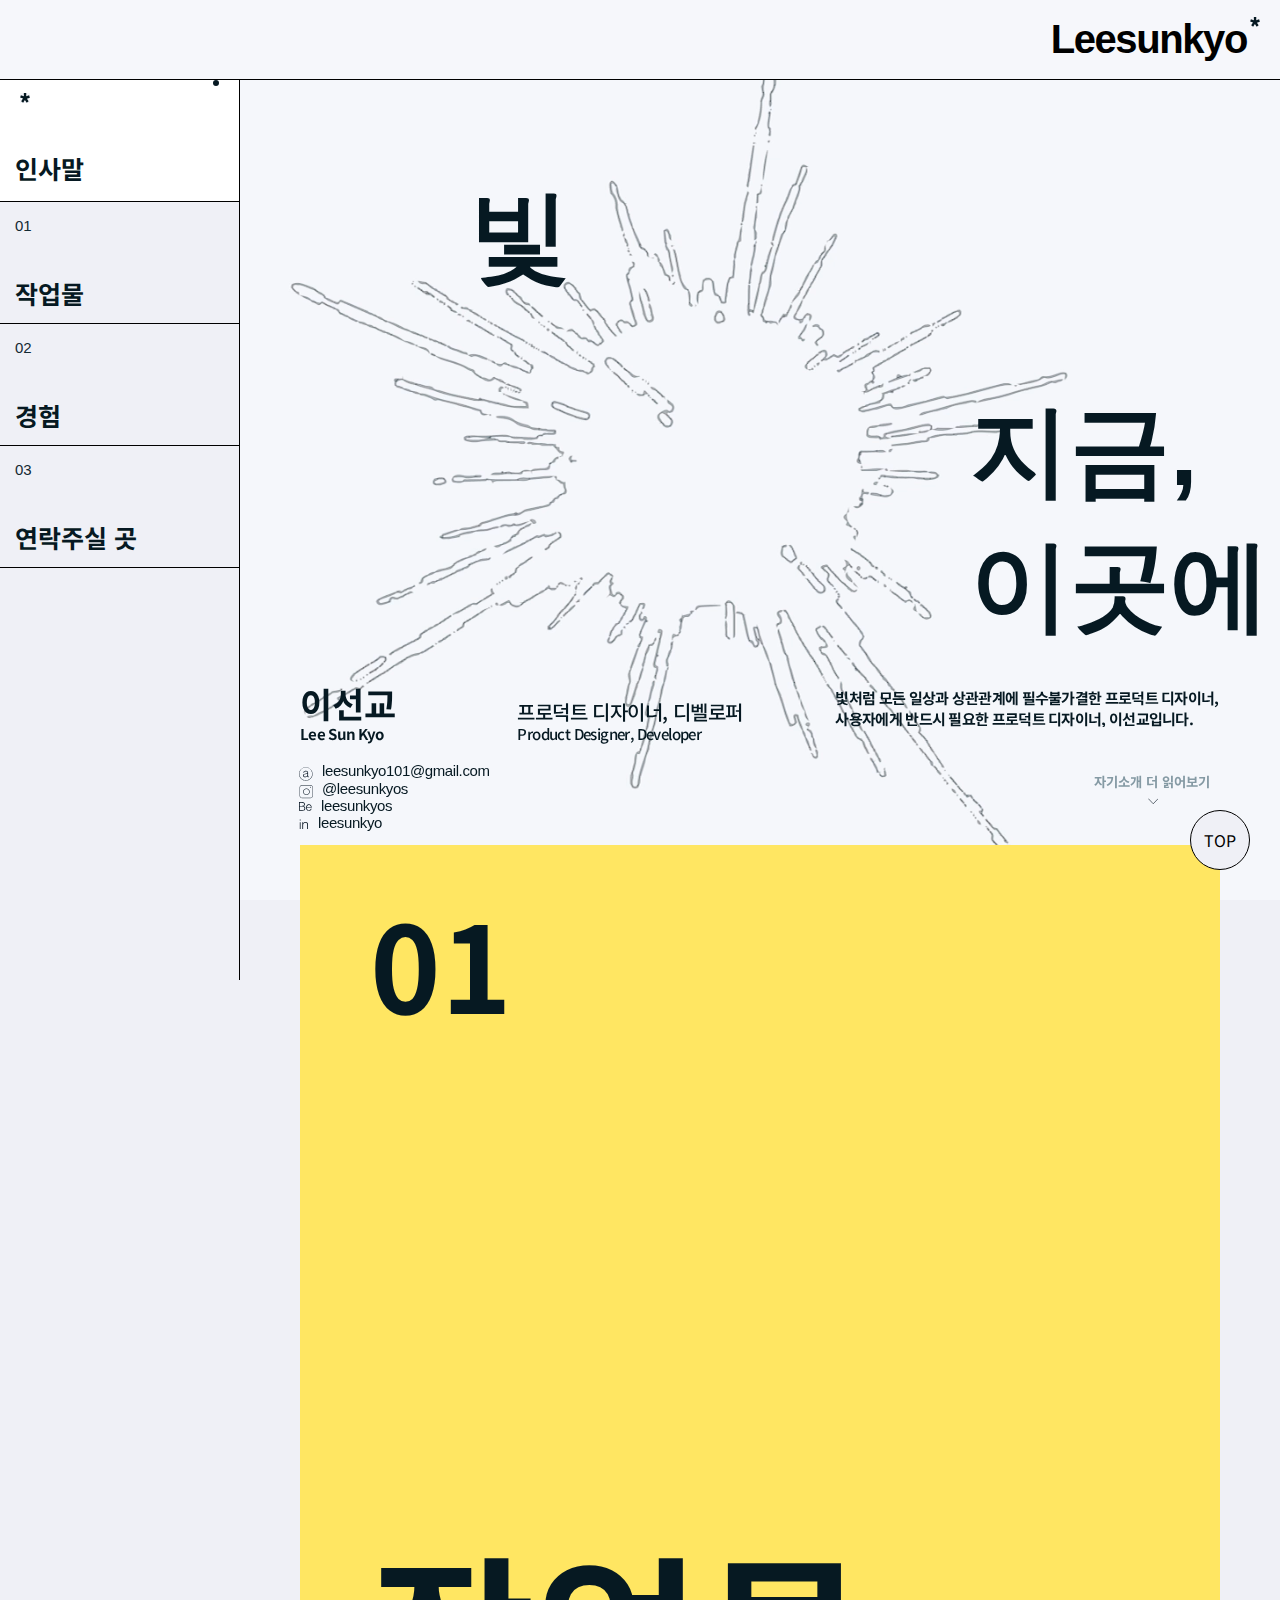
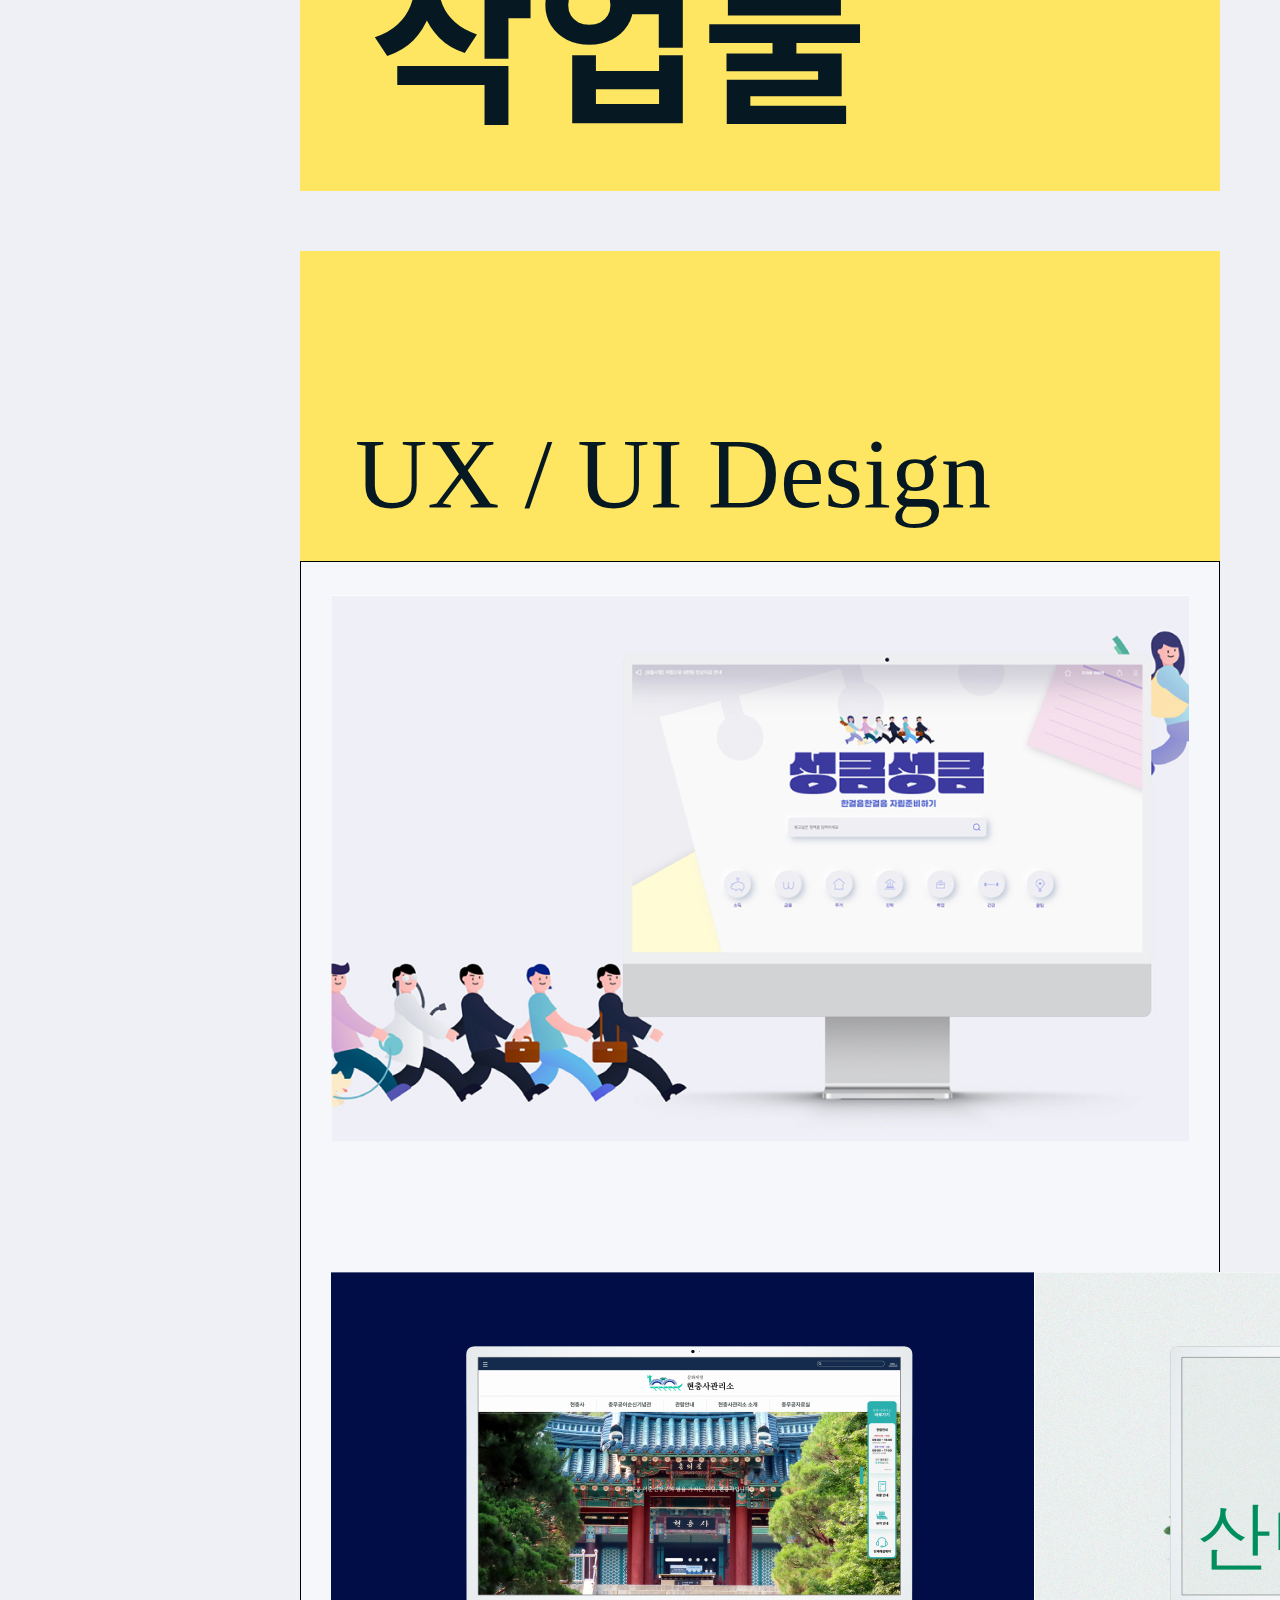
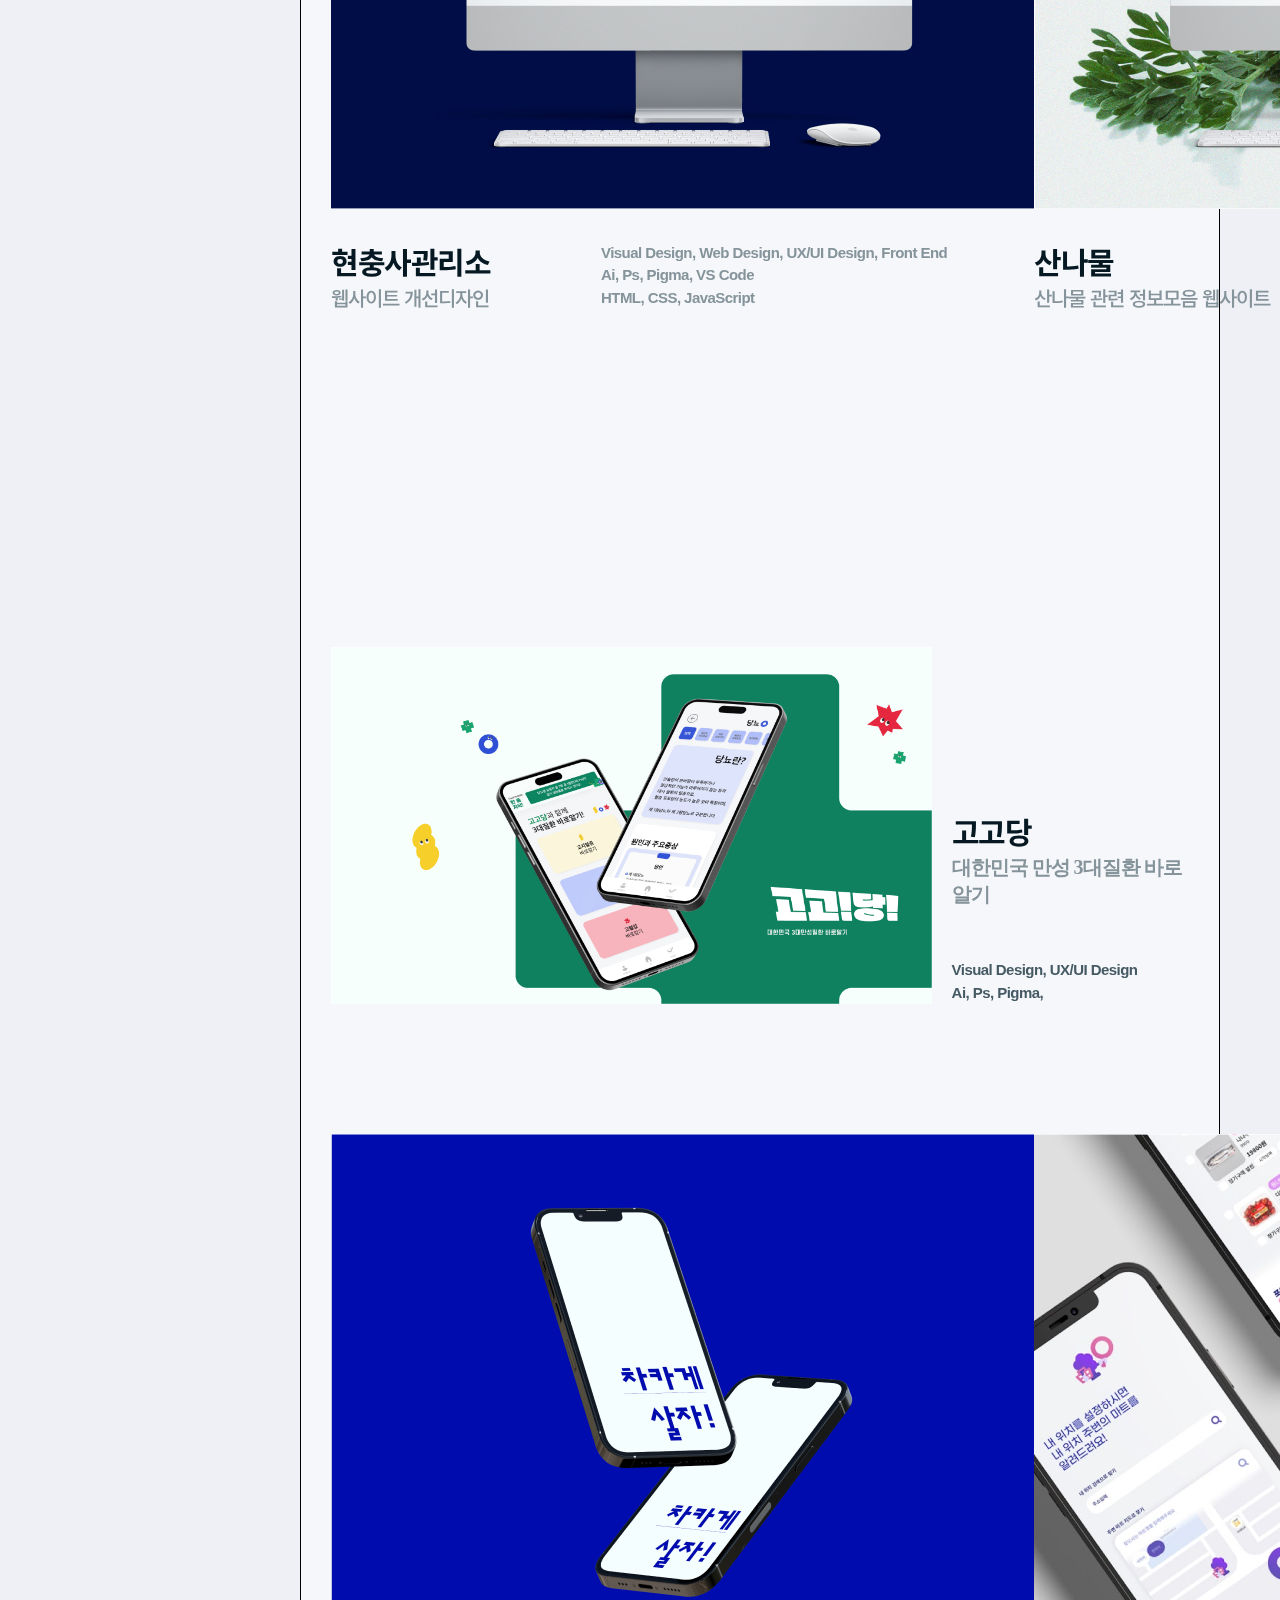
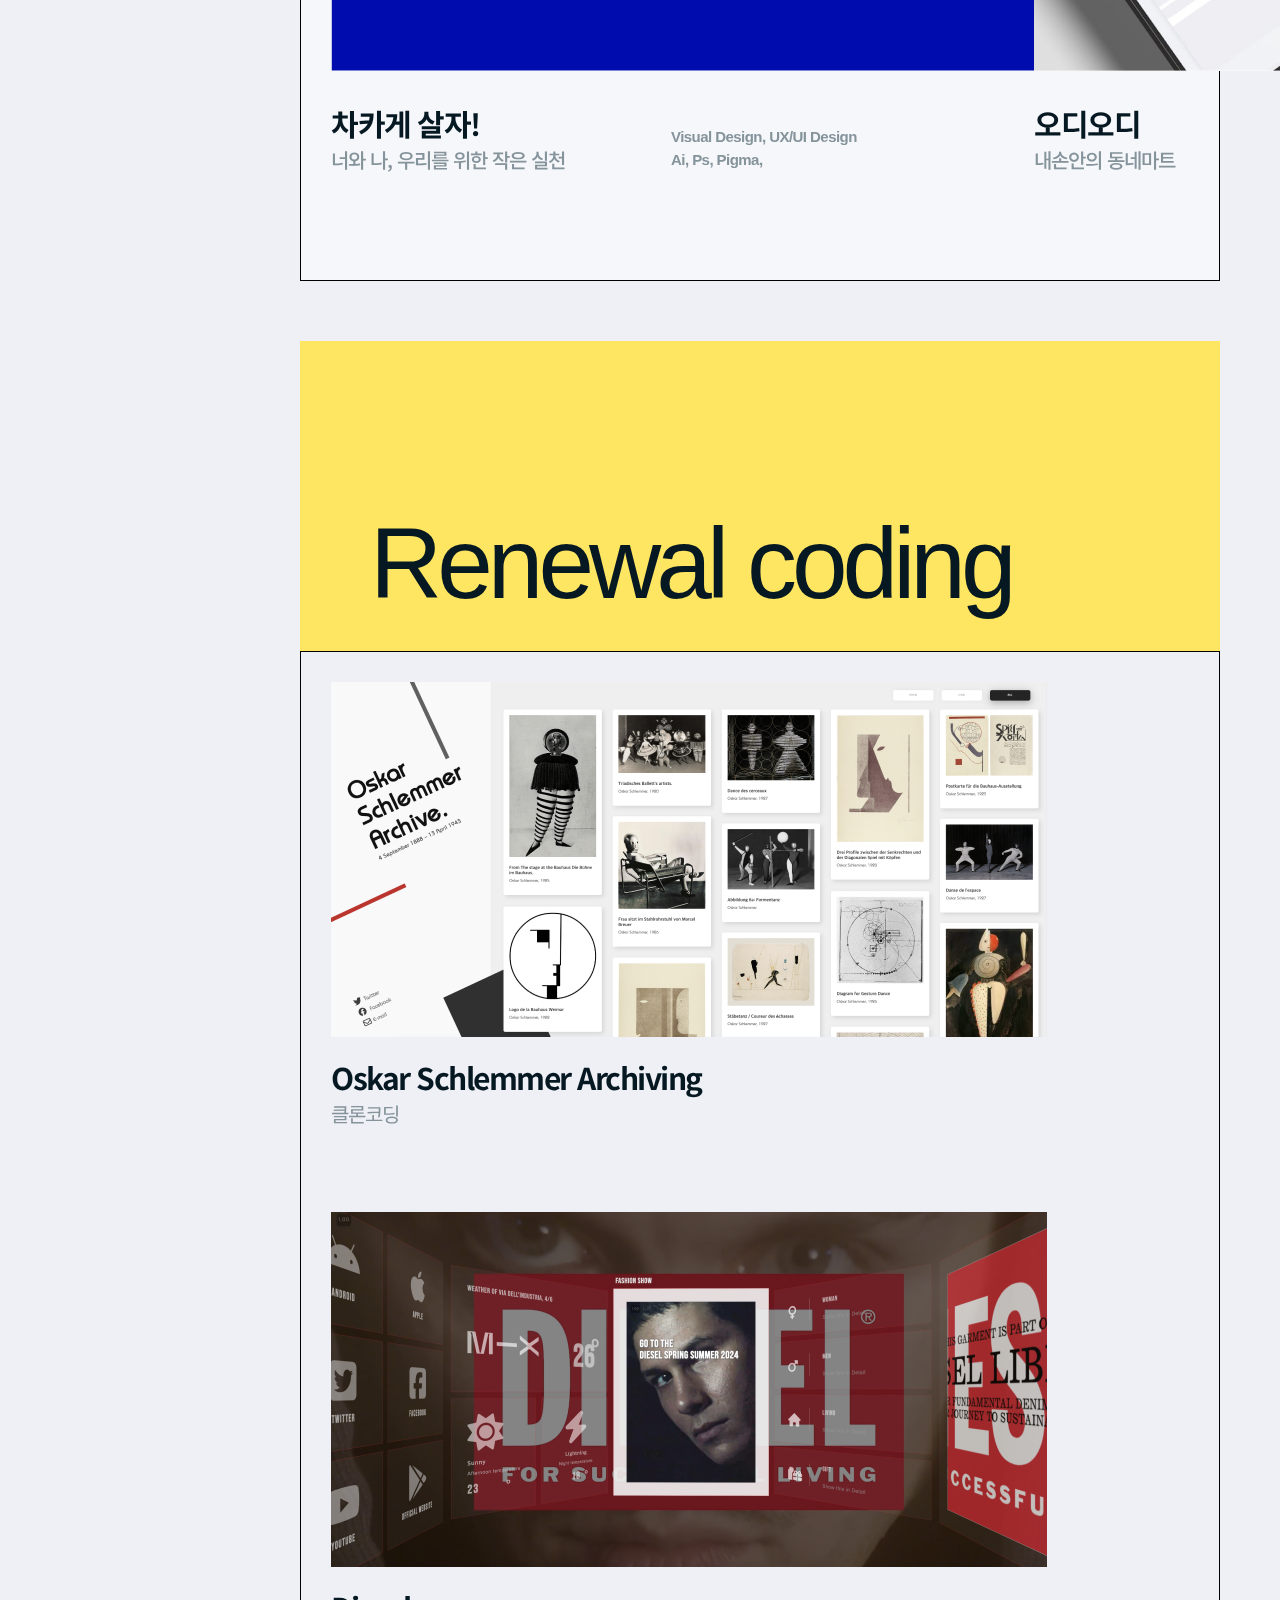
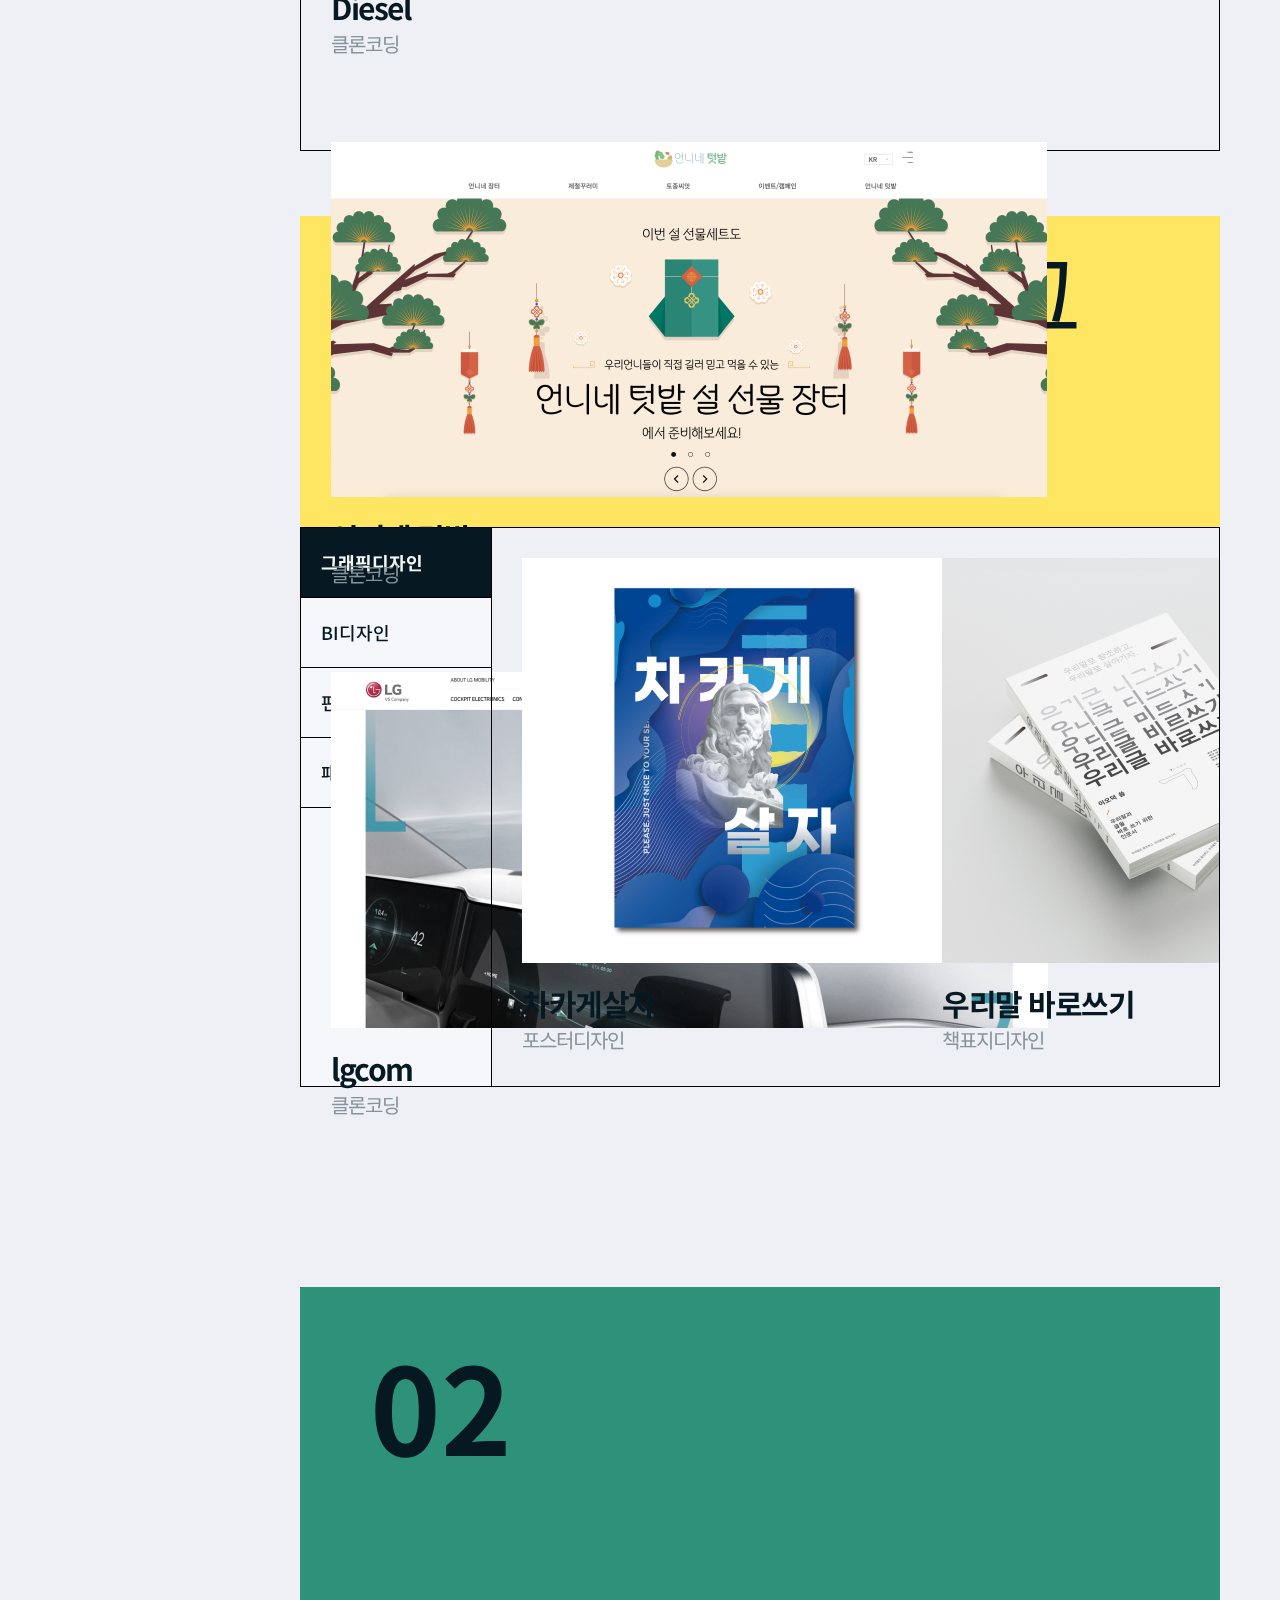
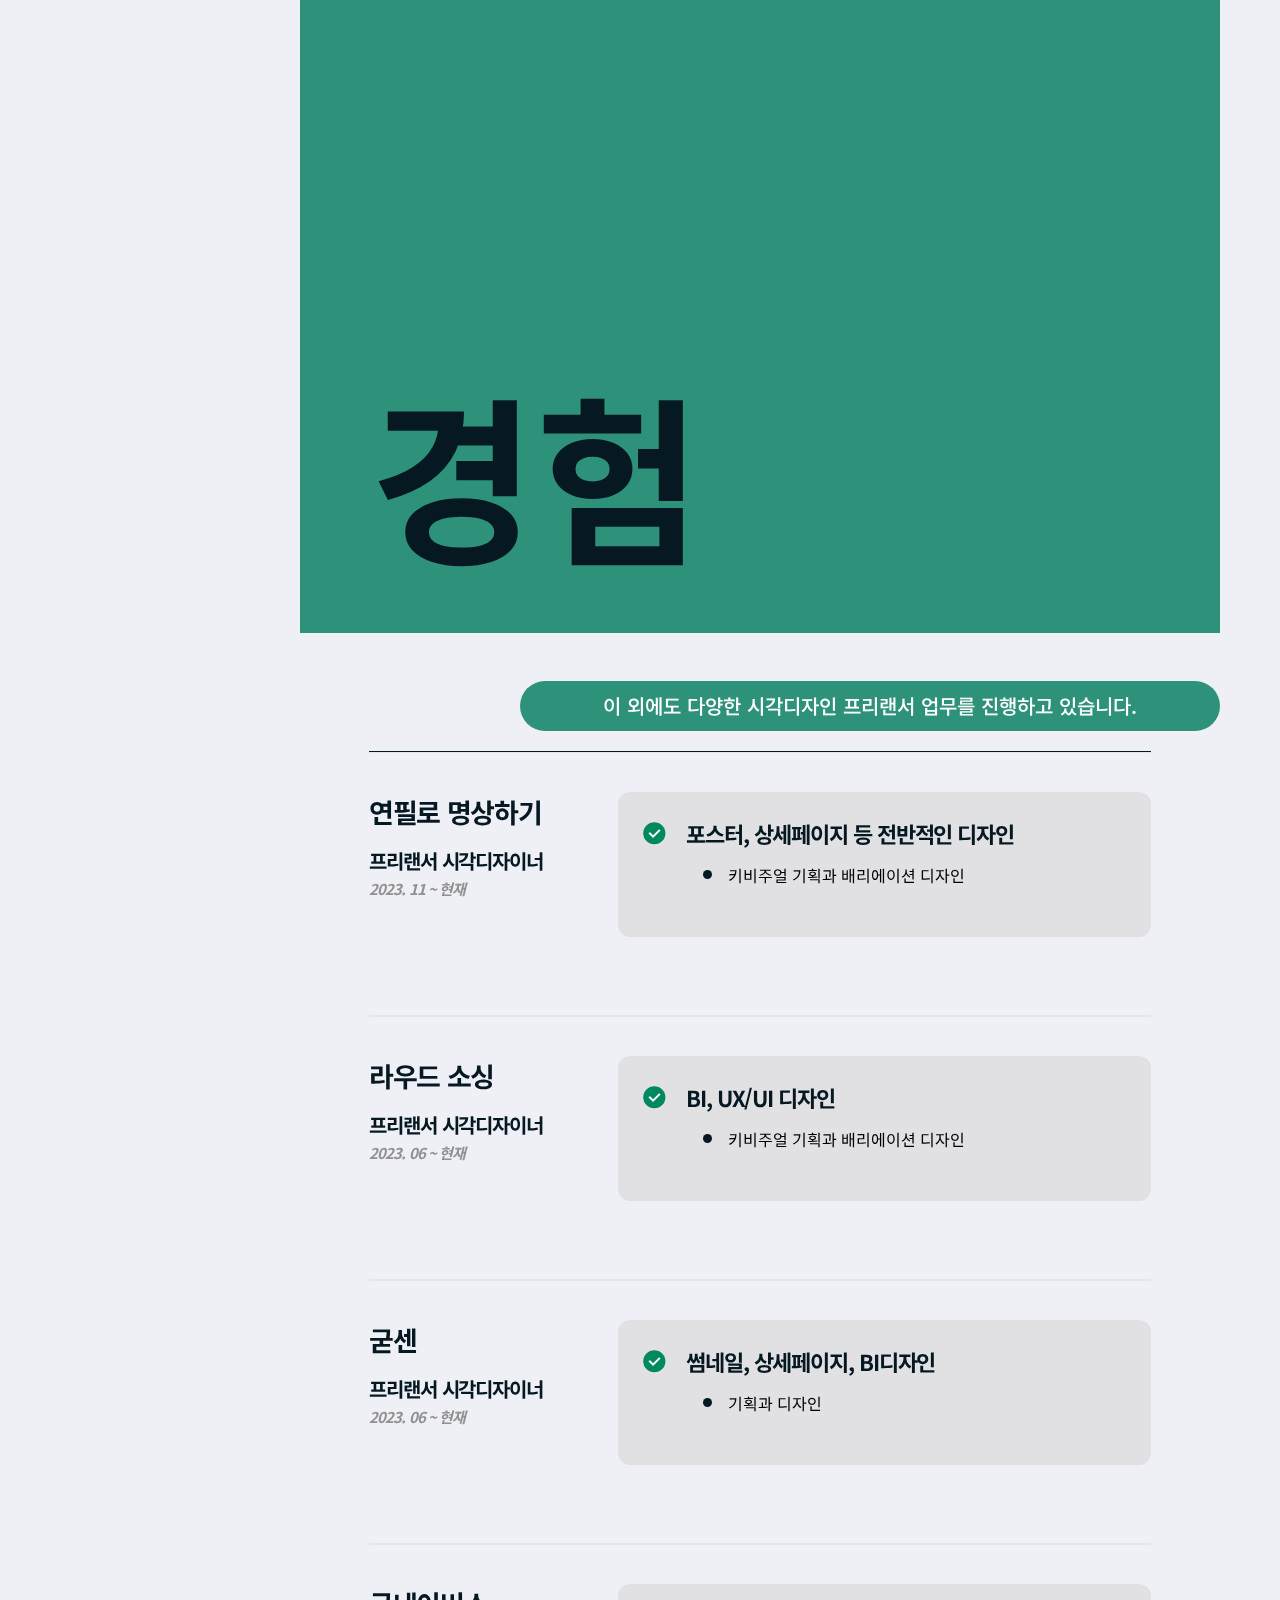
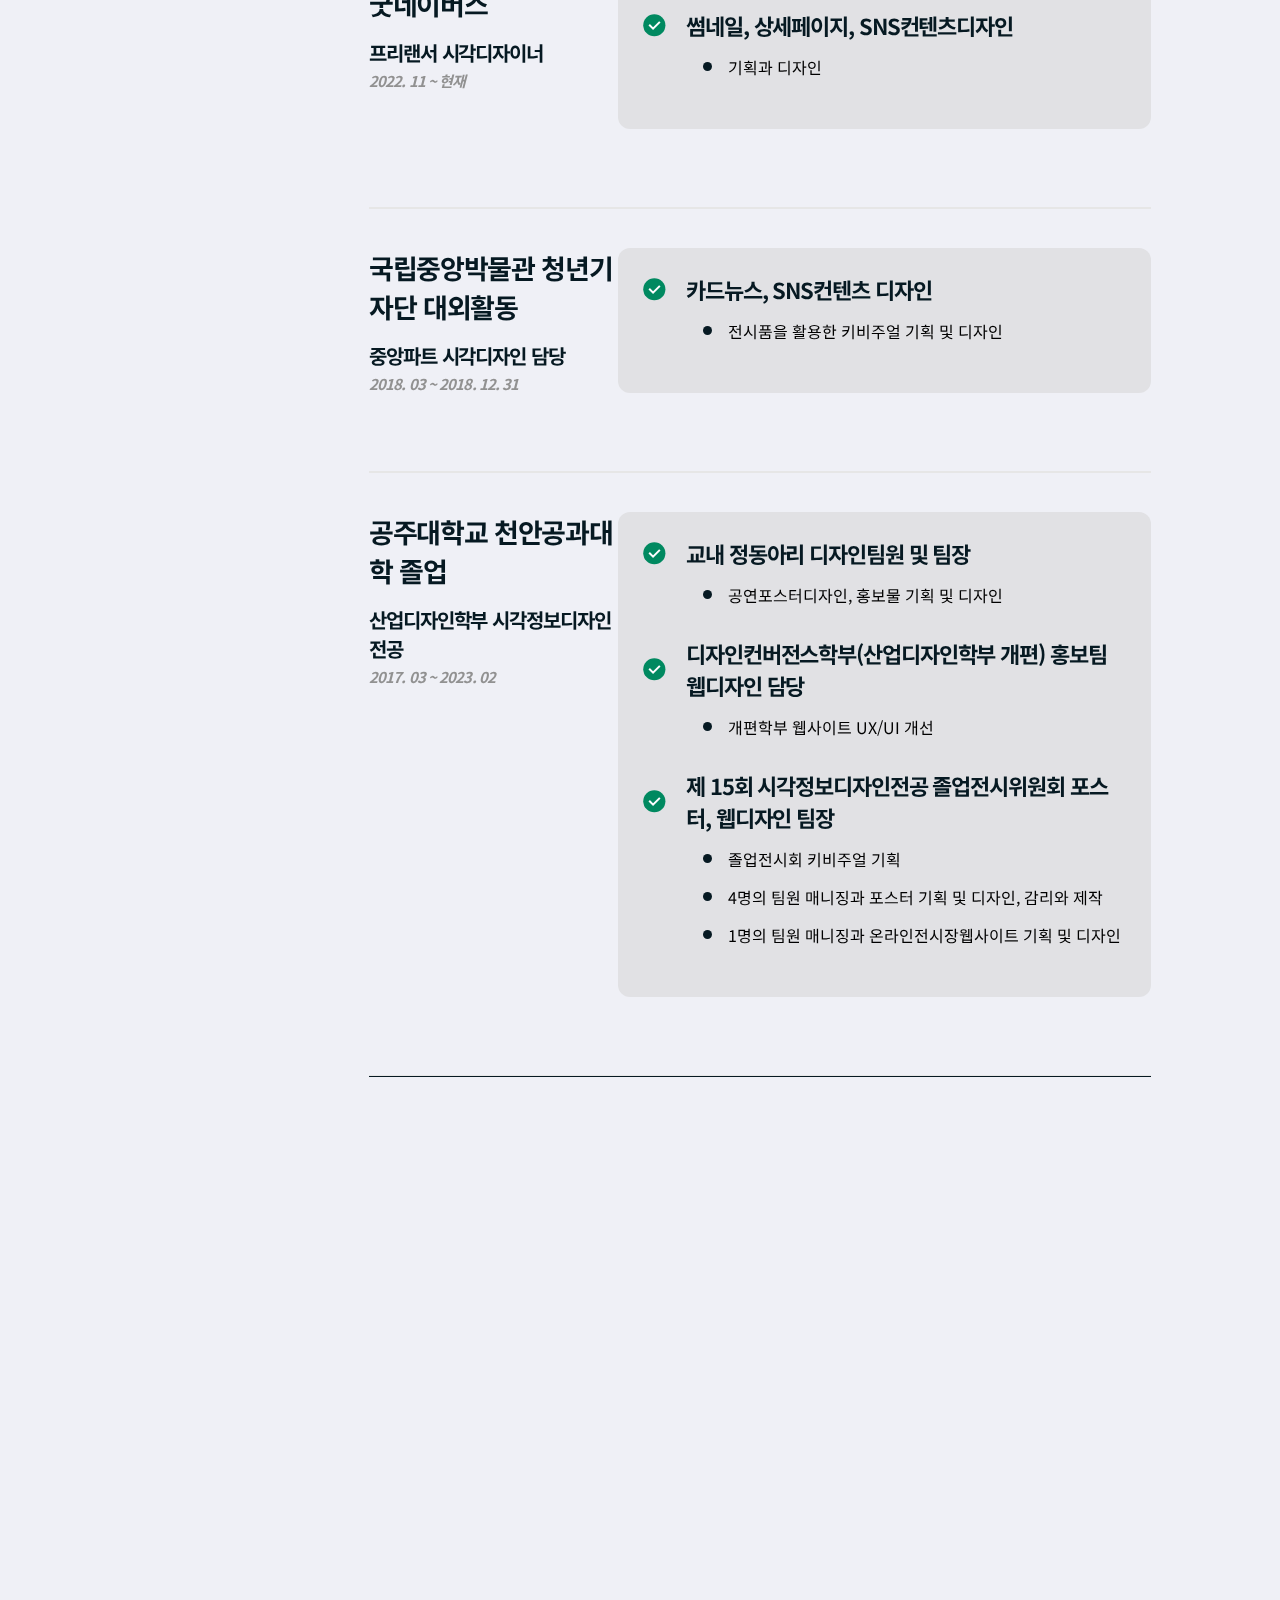
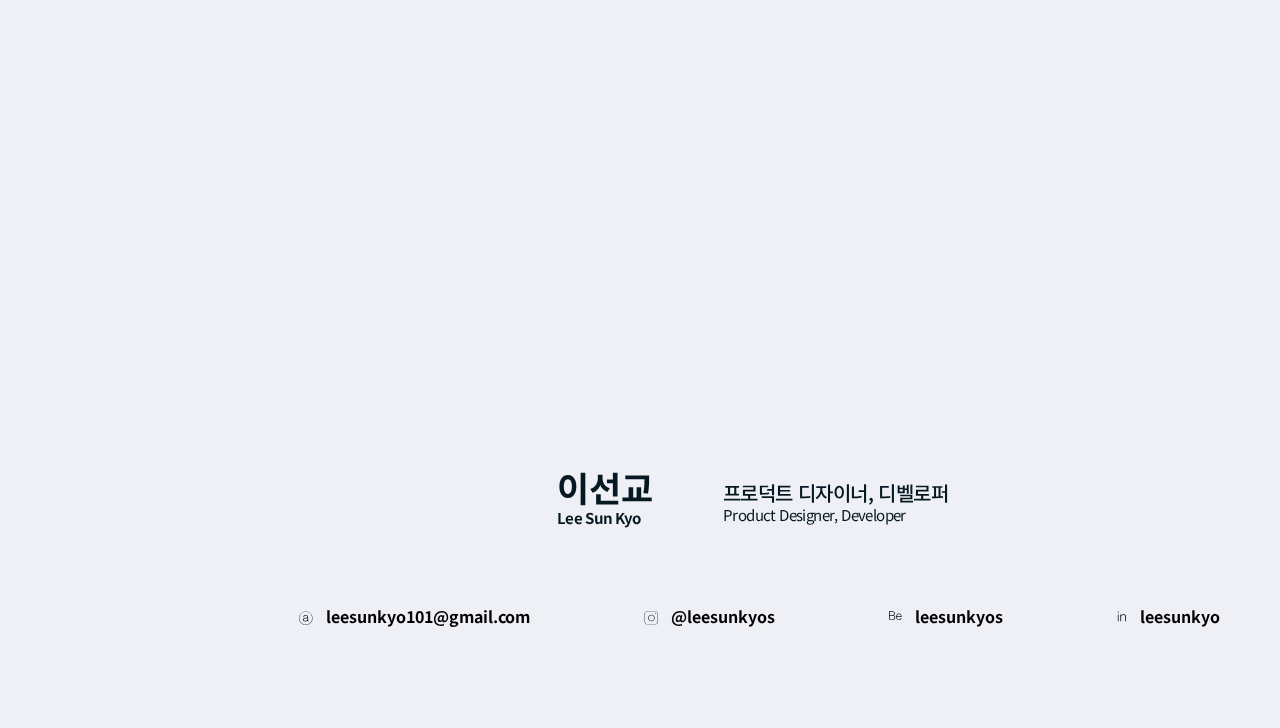
<file: index.html>
<!DOCTYPE html>
<html lang="ko">

<head>
    <meta charset="UTF-8">
    <meta name="viewport" content="width=device-width, initial-scale=1.0">
    <title>Leesunkyo's Portfolio</title>
    <script src="js/jquery-3.7.1.min.js"></script>
    <script src="https://unpkg.com/aos@2.3.1/dist/aos.js"></script>
    <script src="js/custom.js"></script>
    <link rel="stylesheet" href="css/reset.css">
    <link rel="stylesheet" href="css/common.css">
    <link rel="stylesheet" href="css/style.css">
    <link href="https://unpkg.com/aos@2.3.1/dist/aos.css" rel="stylesheet">
    <link rel="icon" href="./img/logo_pavi.png">
    <link rel="icon" href="./img/logo_pavi.ico">
    <meta property="og:image" content="./img/ogimage.png"/>
    <meta property="og:title" content="이선교의 포트폴리오"/>
    <meta property="og:description" content="안녕하세요! 신입 웹퍼블리셔 이선교입니다."/>
</head>

<body>
    <script>
     
    </script>
    <div class="modal">
        <div class="modal_inner">
            <img src="img/works_2_1.svg" alt="차카게살자 포스터디자인">
            <p class="w_tit">차카게살자</p>
            <p class="w_sub">포스터디자인</p>
            <button class="btnx">x</button>
        </div><!-- //.modal_inner -->
    </div><!-- //.modal -->
    <div class="top">
        <a href="#">TOP</a>
    </div>

    <figure class="vid">
        <video autoplay muted loop>
            <source src="img/vid.mp4" type="video/mp4">
        </video>
    </figure>
    <header>
        <h1>
            Leesunkyo
        </h1>
    </header>
    <nav>
        <ul class="gnb">
            <li class="on">
                <a href="#info">인사말</a>
                <span class="scroll"></span>
            </li>
            <li>
                <span>01</span>
                <a href="#works">작업물</a>
                <span class="scroll"></span>
            </li>
            <li>
                <span>02</span>
                <a href="#expierences">경험</a>
                <span class="scroll"></span>
            </li>
            <li>
                <span>03</span>
                <a href="#contact">연락주실 곳</a> 
                <span class="scroll"></span>
            </li>
        </ul><!-- gnb -->
    </nav>
    <main>
        <div class="container">
            <div class="info" id="info">
                <div class="main_visual">
                    <p class="light"><!-- <img src="./img/main_light.svg"  alt="빛" class="light_img"> -->빛</p>
                    <p class="now">
                        <!-- <img src="./img/main_now_inthispresent.svg" alt="지금이곳에" class="now_img">< -->지금,
                            <br>
                            이곳에
                    </p>
                </div>
                <div class="info_flex">
                    <div class="main_info">
                        <div class="main_info_left">
                            <div class="main_name">
                                <h2>이선교
                                    <br>
                                    <span class="name">
                                        Lee Sun Kyo
                                    </span>
                                </h2>
                            </div><!-- main_name -->
                            <div class="main_job">
                                <p>프로덕트 디자이너, 디벨로퍼
                                    <span>Product Designer, Developer</span>
                                </p>
                            </div><!-- "main_job" -->
                        </div><!-- main_info_left -->
                        <div class="sns">
                            <ul>
                                <li><img src="img/sns_1.svg" alt="email">leesunkyo101@gmail.com</li>
                                <li><img src="img/sns_2.svg" alt="insta">@leesunkyos</li>
                                <li><img src="img/sns_3.svg" alt="behance">leesunkyos</li>
                                <li><img src="img/sns_4.svg" alt="linkedin">leesunkyo</li>
                            </ul>
                        </div><!-- sns -->
                    </div><!-- main_info -->
                    <div class="intro">
                        <p class="intro_txt">빛처럼 모든 일상과 상관관계에 필수불가결한 프로덕트 디자이너,<br>
                            사용자에게 반드시 필요한 프로덕트 디자이너, 이선교입니다.
                        </p>
                        <p class="more_txt">
                            반짝이는 아이디어를 시작으로 꾸준함과 추론을 통해 결론에 도달하는 이선교입니다.<br>
                            사용자에게 빛처럼 없어서는 안될 자연스럽고 필수적인 경험과 <br> 환경을 제작하는 프로덕트 디자이너가 되겠습니다.
                        </p>
                        <button type="button">자기소개 더 읽어보기<img src="img/more.svg" alt="더보기"></button>
                    </div><!-- intro -->
                </div>
            </div><!-- info -->

            <div class="works" id="works">
                <div class="t_works_box">
                    <h4>01</h4>
                    <h2>작업물</h2>
                </div><!-- t_works_box -->

                <div class="works_cont_1">
                    <div class="tit">
                        <h3>UX / UI Design</h3>
                    </div>
                    <!-- <div class="left_nav">
                        <ul>
                            <li class="on">성큼성큼</li>
                            <li>현충사관리소</li>
                            <li>산나물</li>
                            <li>오디오디</li>
                            <li>차카게 살자</li>
                        </ul>
                    </div> -->
                    <div class="works_uxui">
                        <div class="uxui_1">
                            <a href="uxui_1.html" target="_blank">
                                    <img src="img/uxui_1.jpg" alt="성큼성큼 웹디자인">
                                <div class="uxui_1_lf">
                                    <div class="uxui_1_txt">
                                        <h5>성큼성큼</h5>
                                        <p class="sub">
                                            자립준비청년지원정책을 모아
                                            <br>
                                            내 일상에 적용해보아요
                                        </p><!-- sub -->
                                        <p class="work">
                                            Visual, Web, UX/UI Design, Front End
                                        <br>
                                        Ai, Ps, Pigma, VS Code
                                        <br>
                                        HTML, CSS, JavaScript
                                        </p>
                                    </div><!-- uxui_1_txt -->
                                </div><!-- uxui_1_lf -->
                            </a>
                                
                        </div><!-- uxui_1 -->

                        <div class="uxui_2_3">
                            <div class="uxui_2">
                                <a href="uxui_2.html" target="_blank">
                                    <img src="img/uxui_2.jpg" alt="현충사관리소 웹디자인">
                                <div class="uiux_2_txt">
                                    <div class="uxui_2_lt">
                                        <h5>
                                            현충사관리소
                                        </h5>
                                        <p class="sub">
                                            웹사이트 개선디자인
                                        </p><!-- sub -->
                                    </div><!-- uxui_2_lt -->
                                    <div class="uxui_2_rt">
                                        <p class="work">
                                            Visual Design, Web Design, UX/UI Design, Front End
                                            <br>
                                            Ai, Ps, Pigma, VS Code
                                            <br>
                                            HTML, CSS, JavaScript
                                        </p>
                                    </div><!-- uxui_2_rt -->
                                </div>
                                </a>
                            </div><!-- uxui_2 -->
    
                            <div class="uxui_3">
                                <a href="uxui_3.html" target="_blank">
                                    <img src="img/uxui_3.jpg" alt="산나물 웹디자인">
                                <div class="uxui_3_txt">
                                    <div class="uxui_3_lt">
                                        <h5>
                                            산나물
                                        </h5>
                                        <p class="sub">
                                            산나물 관련 정보모음 웹사이트
                                        </p><!-- sub -->
                                    </div><!-- uxui_3_lf -->
                                    <div class="uxui_3_rt">
                                        <p class="work">
                                            Visual Design, Web Design, UX/UI Design, Front End
                                            <br>
                                            Ai, Ps, Pigma, VS Code
                                            <br>
                                            HTML, CSS, JavaScript
                                        </p>
                                    </div><!-- uxui_3_rt -->
                                </div><!-- uxui_3_txt -->
                                </a>
                                
                            </div><!-- uxui_3 -->
                        </div><!-- uxui_2_3 -->
                        

                        <div class="uxui_4">
                            <a href="uxui_4.html" target="_blank">
                            <img src="img/uxui_4.jpg" alt="고고당 앱디자인">
                            <div class="uxui_4_lf">
                                <div class="uxui_4_txt">
                                    
                                    <h5>
                                        고고당
                                    </h5>
                                    <p class="sub">
                                        대한민국 만성 3대질환 바로알기
                                    </p><!-- sub -->
                                    <p class="work">
                                        Visual Design, UX/UI Design
                                        <br>
                                        Ai, Ps, Pigma,
                                    </p>
                                </div><!-- uxui_4_txt-->
                            </div>
                            </a>
                        </div><!-- uxui_4 -->

                        <div class="uxui_5_6">
                            <div class="uxui_5">
                                <a href="uxui_5.html" target="_blank">
                                    <img src="img/uxui_5.jpg" alt="">
                                <div class="uiux_5_txt">
                                    <div class="uxui_5_lt">
                                        <h5>
                                            차카게 살자!
                                        </h5>
                                        <p class="sub">
                                            너와 나, 우리를 위한 작은 실천
                                        </p>
                                    </div><!-- uxui_5_lf -->
                                    <div class="uxui_5_rt">
                                        <p class="work">
                                            Visual Design, UX/UI Design
                                            <br>
                                            Ai, Ps, Pigma,
                                        </p>
                                    </div><!-- uxui_5_rt -->
                                </div><!-- uiux_5_txt --> 
                                </a>
                            </div><!-- uxui_5 -->
    
                            <div class="uxui_6">
                                <a href="uxui_6.html" target="_blank">
                                    <img src="img/uxui_6.jpg" alt="성큼성큼 웹디자인">
                                <div class="uxui_6_txt">
                                    <div class="uxui_6_lt">
                                        <h5>
                                            오디오디
                                        </h5>
                                        <p class="sub">
                                            내손안의 동네마트
                                        </p>
                                    </div><!-- uxui_6_lf -->
                                    <div class="uxui_6_rt">
                                        <p class="work">
                                            Visual Design, UX/UI Design,
                                            <br>
                                            Ai, Ps, Pigma,
                                        </p>
                                    </div><!-- uxui_6_rt -->
                                </div><!-- uxui_6_txt -->
                                </a>
                            </div><!-- uxui_6 -->
                        </div><!-- uxui_5_6 -->
                    </div><!-- works_ux_ui -->
                </div><!-- worls_cont_1 -->

                <div class="works_cont_2">
                    <div class="tit">
                        <h3>Renewal coding</h3>
                    </div>
                    <div class="works_clone">
                        <div class="works_clone_cont">
                            <ul class="works_clone_txt">
                                <li><a href="https://leesungyo.github.io/second/osr/" target="_blank"><img src="img/works_clone_1.jpg" alt="isotope clonecoding">
                                        <p class="w_tit">Oskar
                                            Schlemmer Archiving</p>
                                        <p class="w_sub">클론코딩</p></a>
                                </li>
                                <li><a href="https://leesungyo.github.io/second/diesel/" target="_blank"><img src="img/works_clone_2.jpg" alt="cube clonecoding"> 
                                    <p class="w_tit">Diesel</p>
                                    <p class="w_sub">클론코딩</p></a>
                                </li>
                                <li><a href="https://leesungyo.github.io/second/ssvgarden/" target="_blank"><img src="img/works_clone_3.jpg" alt="shesline clonecoding">
                                    <p class="w_tit">언니네 텃밭</p>
                                    <p class="w_sub">클론코딩</p></a>
                                </li>
                                <li><a href="#" target="_blank"><img src="img/works_clone_4.jpg" alt="lgcom clonecoding">
                                    <p class="w_tit">lgcom</p>
                                    <p class="w_sub">클론코딩</p></a>
                                </li>
                            </ul><!-- works_clone_txt -->
                        </div><!-- works_clone_cont -->
                    </div><!-- works_clone -->
                </div><!-- works_cont2 -->

                <div class="works_cont_3">
                    <h3>UX / UI Design 그 외</h3>
                    <div class="work_etc_box">
                        <div class="work_nav">
                            <ul>
                                <li class="works_3 on">그래픽디자인</li>
                                <li class="works_4">BI디자인</li>
                                <li class="works_5">편집디자인</li>
                                <li class="works_6">패키지디자인</li>
                            </ul><!-- work_nav -->
                        </div><!-- work_nav -->
    
                        <div class="works_etc">
                            <div class="works_etc_cont on">
                                <ul class="works_etc_cont_txt">
                                    <li><img src="img/works_2_1.jpg" alt="차카게살자 포스터디자인">
                                            <p class="w_tit">차카게살자</p>
                                            <p class="w_sub">포스터디자인</p>
                                    </li>
                                    <li><img src="img/works_2_3.jpg" alt="우리말바로쓰기 책표지디자인"> 
                                        <p class="w_tit">우리말 바로쓰기</p>
                                        <p class="w_sub">책표지디자인</p>
                                    </li>
                                    <li><img src="img/works_2_2.jpg" alt="DMZ피스트레인 음악축제 포스터디자인">
                                        <p class="w_tit">DMZ피스트레인음악축제</p>
                                        <p class="w_sub">포스터디자인</p>
                                    </li>
                                </ul><!-- works_oth -->
                            </div><!-- works_graphic -->
    
                            <div class="works_etc_cont">
                                <ul class="works_etc_cont_txt">
                                    <li><a href="#"><img src="img/works_3_1.jpg" alt="스모어웨이브 브랜딩">
                                        <p class="w_tit">스모어
                                            웨이브</p>
                                        <p class="w_sub">브랜딩디자인</p></a>
                                    </li>
                                    <li><a href="#"><img src="img/works_3_3.jpg" alt="뱅크빌리지 로고디자인"> 
                                        <p class="w_tit">뱅크빌리지</p>
                                        <p class="w_sub">로고디자인</p></a>
                                    </li>
                                    <li><a href="#"><img src="img/works_3_2.jpg" alt="래리 로고디자인">
                                        <p class="w_tit">래리</p>
                                        <p class="w_sub">로고디자인</p></a>
                                    </li>
                                </ul><!-- works_BI_txt -->
                            </div><!-- works_BI -->
    
                            <div class="works_etc_cont">
                                <ul class="works_etc_cont_txt">
<!--                                     <li>
                                        <a href="#"><img src="img/works_4_1.jpg" alt="브로슈어 디자인">
                                            <p class="w_tit">배드 지니어스</p>
                                            <p class="w_sub">브로슈어 디자인</p></a>
                                    </li> -->
                                    <li>
                                        <a href="#"><img src="img/works_4.jpg" alt="편집 디자인">
                                            <div>
                                                <p class="w_tit">우리가 명함이 없지 일을 안했냐</p>                                         
                                                <p class="w_sub">편집디자인</p>
                                            </div>
                                        </a>
                                    </li>
                                </ul><!-- works_BI_txt -->
                            </div><!-- works_edit -->
    
                            <div class="works_etc_cont">
                                <ul class="works_etc_cont_txt">
                                    <li>
                                        <a href="#"><img src="img/works_5_1.jpg" alt="패키지디자인">
                                            <p class="w_tit">초의차</p>
                                            <p class="w_sub">패키지디자인</p>
                                    </li>
                                    <li>
                                        <a href="#"><img src="img/works_5_2.jpg" alt="패키지디자인">
                                            <p class="w_tit">로스터리 충무공</p>
                                            <p class="w_sub">패키지디자인</p></a>
                                    </li>
                                </ul><!-- works_pack_txt -->
                            </div><!-- works_pack -->
                        </div><!-- works_etc -->      
                    </div><!-- work_ect_box -->
                 </div><!-- works_cont_2 -->
            </div><!-- works -->

            <div class="expierences" id="expierences">
                <div class="t_exps_box">
                    <h4>02</h4>
                    <h2>경험</h2>
                </div><!-- t_exps -->
                <div class="ext_refer">
                    <p>
                        이 외에도 다양한 시각디자인 프리랜서 업무를 진행하고 있습니다.
                    </p>
                </div><!-- ext_refer -->
                <div class="expierences_txt_box">
                    <div class="expierences_txt">
                        <div class="exp">
                            <div class="exp_left">
                                <h5>
                                    연필로 명상하기
                                </h5>
                                <p class="exp_left_tit">프리랜서 시각디자이너</p>
                                <p class="exp_left_period">2023. 11 ~ 현재</p>
                            </div><!-- exp1_left -->
                            <div class="exp_right">
                                <div class="exp_right_txt">
                                    <img src="./img/exp_icon.svg" alt="exp_icon">
                                    <p class="exp_right_tit">
                                        포스터, 상세페이지 등 전반적인 디자인
                                    </p><!-- exp_right_tit --> 
                                </div><!-- exp_right_txt -->
                                <div class="exp_right_txt_sub">
                                    <div class="icon"></div>
                                    <p class="exp_right_sub">
                                        키비주얼 기획과 배리에이션 디자인
                                    </p><!-- exp_right_sub -->
                                </div><!-- exp_right_txt_sub --> 
                            </div><!-- exp_right -->
                        </div><!-- exp -->
    
                        <div class="exp">
                            <div class="exp_left">
                                <h5>
                                    라우드 소싱
                                </h5>
                                <p class="exp_left_tit">프리랜서 시각디자이너</p>
                                <p class="exp_left_period">2023. 06 ~ 현재</p>
                            </div><!-- exp_left -->
                            <div class="exp_right">
                                <div class="exp_right_txt">
                                    <img src="./img/exp_icon.svg" alt="exp_icon">
                                    <p class="exp_right_tit">
                                        BI, UX/UI 디자인
                                    </p><!-- exp_right_tit -->
                                </div><!-- exp_right_txt -->
                                <div class="exp_right_txt_sub">
                                    <div class="icon"></div>
                                    <p class="exp_right_sub">
                                        키비주얼 기획과 배리에이션 디자인
                                    </p>
                                </div><!-- exp_right_txt_sub -->
                            </div><!-- exp_right -->
                        </div><!-- exp2 -->
    
                        <div class="exp">
                            <div class="exp_left">
                                <h5>
                                    굳센
                                </h5>
                                <p class="exp_left_tit">프리랜서 시각디자이너</p>
                                <p class="exp_left_period">2023. 06 ~ 현재</p>
                            </div><!-- exp1_left -->
                            <div class="exp_right">
                                <div class="exp_right_txt">
                                    <img src="./img/exp_icon.svg" alt="exp_icon">
                                        <p class="exp_right_tit">
                                            썸네일, 상세페이지, BI디자인
                                        </p><!-- exp_right_tit --> 
                                    </div><!-- exp_right_txt -->
                                    <div class="exp_right_txt_sub">
                                        <div class="icon"></div>
                                        <p class="exp_right_sub">
                                            기획과 디자인
                                        </p><!-- exp_right_sub -->
                                    </div><!-- exp_right_txt_sub --> 
                            </div><!-- exp_right -->
                        </div><!-- exp -->
    
                        <div class="exp">
                            <div class="exp_left">
                                <h5>
                                    굿네이버스
                                </h5>
                                <p class="exp_left_tit">프리랜서 시각디자이너</p>
                                <p class="exp_left_period">2022. 11 ~ 현재</p>
                            </div><!-- exp_left -->
                            <div class="exp_right">
                                <div class="exp_right_txt">
                                    <img src="./img/exp_icon.svg" alt="exp_icon">
                                    <p class="exp_right_tit">
                                        썸네일, 상세페이지, SNS컨텐츠디자인
                                    </p><!-- exp_right_tit -->
                                </div><!-- exp_right_txt -->
                                <div class="exp_right_txt_sub">
                                    <div class="icon"></div>
                                    <p class="exp_right_sub">
                                        기획과 디자인
                                    </p><!-- exp_right_sub -->
                                </div><!-- exp_right_txt_sub -->
                            </div><!-- exp_right -->
                        </div><!-- exp -->
    
                        <div class="exp">
                            <div class="exp_left">
                                <h5>
                                    국립중앙박물관 청년기자단 대외활동
                                </h5>
                                <p class="exp_left_tit">중앙파트 시각디자인 담당</p> 
                                <p class="exp_left_period">2018. 03 ~ 2018. 12. 31</p>
                            </div><!-- exp5_left -->
                            <div class="exp_right">
                                <div class="exp_right_txt">
                                    <img src="./img/exp_icon.svg" alt="exp_icon">
                                    <p class="exp_right_tit">
                                        카드뉴스, SNS컨텐츠 디자인
                                    </p><!-- exp_right_tit -->
                                </div><!-- exp_right_txt -->
                                <div class="exp_right_txt_sub">
                                    <div class="icon"></div>
                                    <p class="exp_right_sub">
                                        전시품을 활용한 키비주얼 기획 및 디자인
                                    </p><!-- exp_right_sub -->
                                </div><!-- exp_right_txt_sub -->
                            </div><!-- exp5_right -->
                        </div><!-- exp -->
    
                        <div class="exp">
                            <div class="exp_left">
                                <h5>
                                    공주대학교 천안공과대학 졸업
                                </h5>
                                <p class="exp_left_tit">산업디자인학부 시각정보디자인전공</p>
                                <p class="exp_left_period">2017. 03 ~ 2023. 02</p>
                            </div><!-- exp1_left -->
                            <div class="exp_right">
                                <div class="exp_right_box">
                                    <div class="exp_right_txt">
                                        <img src="./img/exp_icon.svg" alt="exp_icon">
                                        <p class="exp_right_tit">
                                            교내 정동아리 디자인팀원 및 팀장
                                        </p><!-- exp_right_tit -->
                                    </div><!-- exp_right_txt -->
                                    <div class="exp_right_txt_sub">
                                        <div class="icon"></div>
                                        <p class="exp_right_sub">
                                            공연포스터디자인, 홍보물 기획 및 디자인
                                        </p><!-- exp_right_sub -->
                                    </div><!-- exp_right_txt_sub -->
                                </div>
    
                                <div class="exp_right_box">
                                    <div class="exp_right_txt">
                                        <img src="./img/exp_icon.svg" alt="exp_icon">
                                        <p class="exp_right_tit">
                                            디자인컨버전스학부(산업디자인학부 개편) 홍보팀 웹디자인 담당
                                        </p><!-- exp_right_tit -->
                                    </div><!-- exp_right_txt -->
                                    <div class="exp_right_txt_sub">
                                        <div class="icon"></div>
                                        <p class="exp_right_sub">
                                            개편학부 웹사이트 UX/UI 개선
                                        </p><!-- exp_right_sub -->
                                    </div><!-- exp_right_txt_sub -->
                                </div><!-- exp_right_box -->
    
                                <div class="exp_right_box">
                                    <div class="exp_right_txt">
                                        <img src="./img/exp_icon.svg" alt="exp_icon">
                                        <p class="exp_right_tit">
                                            제 15회 시각정보디자인전공 졸업전시위원회 포스터, 웹디자인 팀장
                                        </p><!-- exp_right_tit -->
                                    </div><!-- exp_right_txt -->
                                    <div class="exp_right_txt_sub">
                                        <div class="icon"></div>
                                        <p class="exp_right_sub">
                                            졸업전시회 키비주얼 기획
                                        </p><!-- exp_right_sub -->
                                    </div>
                                    <div class="exp_right_txt_sub">
                                        <div class="icon"></div>
                                        <p class="exp_right_sub">
                                            4명의 팀원 매니징과 포스터 기획 및 디자인, 감리와 제작
                                        </p><!-- exp_right_sub -->
                                    </div>
                                    <div class="exp_right_txt_sub">
                                        <div class="icon"></div>
                                        <p class="exp_right_sub">
                                            1명의 팀원 매니징과 온라인전시장웹사이트 기획 및 디자인
                                        </p><!-- exp_right_sub -->
                                    </div><!-- exp_right_txt_sub -->
                                </div>
                            </div><!-- exp_right -->
                        </div><!-- exp -->
                    </div><!-- expierences_txt -->
                </div><!-- expierences_txt_box -->
            </div><!-- expierence -->

            <div class="contact" id="contact">
                <div class="thanks" data-aos="fade-up">
                    <h1>감사합니다</h1>
                </div>
                
                <div class="contact_info">
                    <div class="cont_name">
                        <h2>이선교
                            <br>
                            <span class="name">
                                Lee Sun Kyo
                            </span>
                        </h2>
                    </div><!-- cont_name -->
                    <div class="cont_job">
                        <p>프로덕트 디자이너, 디벨로퍼
                            <span> <br> Product Designer, Developer</span>
                        </p>
                    </div><!-- cont_job -->
                </div><!-- contact_info -->
                <div class="cont_sns">
                    <ul>
                        <li><img src="img/sns_1.svg" alt="email"> <a href="#">leesunkyo101@gmail.com</a></li>
                        <li><img src="img/sns_2.svg" alt="insta"> <a href="#">@leesunkyos</a> </li>
                        <li><img src="img/sns_3.svg" alt="behance"> <a href="#">leesunkyos</a> </li>
                        <li><img src="img/sns_4.svg" alt="linkedin"> <a href="#">leesunkyo</a> </li>
                    </ul>
                </div><!-- <!— cont_sns —> -->
            </div><!-- <!— contact —> -->
        </div>


    </main>
</body>

</html>
</file>
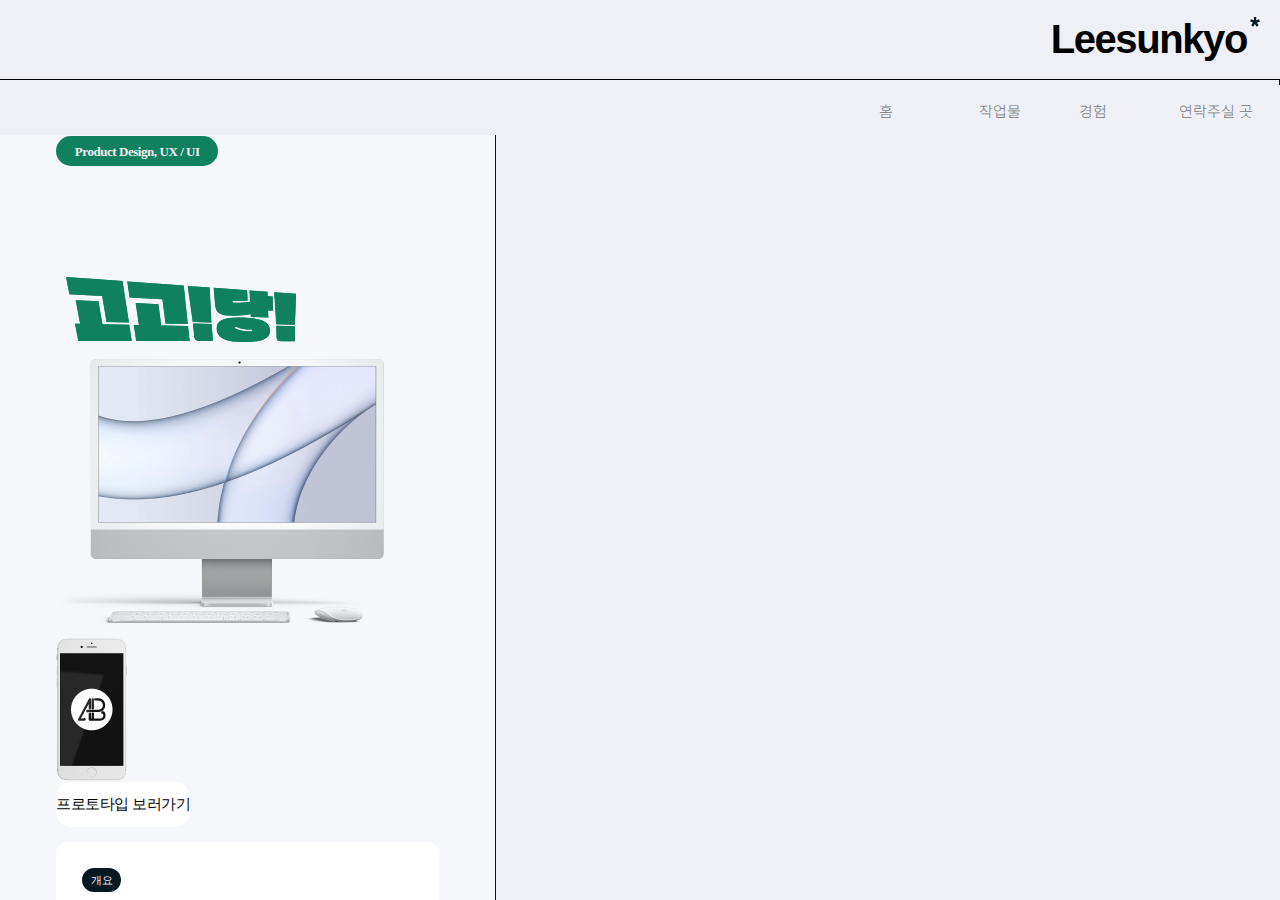
<file: uxui_1.html>
<!DOCTYPE html>
<html lang="ko">
<head>
    <meta charset="UTF-8">
    <meta http-equiv="X-UA-Compatible" content="IE=edge">
    <meta name="viewport" content="width=device-width, initial-scale=1.0">
    <title>Document</title>
    <script src="js/jquery-3.7.1.min.js"></script>
    <script src="js/custom.js"></script>
    <link rel="stylesheet" href="css/reset.css">
    <link rel="stylesheet" href="css/style_4.css">
    <link rel="stylesheet" href="css/common.css">
    <link rel="icon" href="./img/logo_pavi.png">
    <link rel="icon" href="./img/logo_pavi.ico">
</head>
<body>
    <header>
        <h1>
            Leesunkyo
        </h1>
    </header>

    <nav>
        <ul class="gnb">
            <li class="on">
                <a href="#">홈</a>
                <span class="scroll"></span>
            </li>
            <li>
                <a href="#">작업물</a>
                <span class="scroll"></span>
            </li>
            <li>
                <a href="#">경험</a>
                <span class="scroll"></span>
            </li>
            <li>
                <a href="#">연락주실 곳</a>
                <span class="scroll"></span>
            </li>
        </ul><!-- gnb -->
    </nav>

    <div class="work_info">
        <div class="work_info_top">
            <div class="work_info_categor">
                Product Design, UX / UI
            </div>
            <div class="work_info_logo">
                <img src="./img/works_4_info_logo.svg" alt="성큼성큼 로고">
            </div>
        </div><!-- work_info_top -->

        <div class="work_info_middle">
            <div>
                <img src="./img/main_info_comp.png" alt="모니터">
                <img src="./img/main_info_phone.png" alt="핸드폰">
            </div>
        </div>

        <div class="work_info_bottom">
            <article class="go">
                <!-- <p class="web"><a href="#">사이트 방문하기</a></p> -->
                <p class="proto"><a href="#">프로토타입 보러가기</a></p>
            </article>
            <article class="info_overview">
                <div class="info_overview_top">
                    <div class="intro">
                        <h5>개요</h5>
                    </div>
                <p class="prol">누구에게나 찾아올 수 있는 만성질환.
                    건강 위험 요소를 예측하고 제공함으로써
                    사용자의 건강상태를 모니터링하고 예방하고자 합니다.</p>
                </div>
                
                <div class="overview_works">
                    <ul class="works">
                        <li>작업내용</li>
                        <li><span>BI Design</span> <span>UI / UX Design</span> <!-- <span>Front End</span> --></li>
                    </ul>
                    <ul class="program">
                        <li>사용 프로그램</li>
                        <li>Ai</li>
                        <li>Ps</li>
                        <li>Pigma</li>
                        <!-- <li>Visual Studio</li> -->
                    </ul>
                    <!-- <ul class="lang">
                        <li>사용 언어</li>
                        <li>HTML</li>
                        <li>CSS</li>
                        <li>Java Script</li>
                    </ul> -->
                </div>
            </article>
            
            <article class="challenge">
                <div class="challenge_left">
                    <h5>도전과제</h5>
                    <ul>
                        <li>
                            <img src="./img/work_prev_chall_icon.svg" alt="물음표">
                            검증된 정보를 모아
                        </li>
                        <li>
                            <img src="./img/work_prev_chall_icon.svg" alt="물음표">
                            소외계층없이
                        </li>
                        <li>
                            <img src="./img/work_prev_chall_icon.svg" alt="물음표">
                            질환 관리 유도까지
                        </li>
                    </ul>
                </div>
                <div class="challenge_right">
                    <h5>해결방안</h5>
                    <ul>
                        <li>
                            <img src="./img/work_prev_solv_icon.svg" alt="물음표">
                            정부와 민간으로 정책분류를 나누고
                        </li>
                        <li>
                            <img src="./img/work_prev_solv_icon.svg" alt="물음표">
                            캘린더를 통해 정책을 일상에 적용하고 
                        </li>
                        <li>
                            <img src="./img/work_prev_solv_icon.svg" alt="물음표">
                            차분하고 심플한 색감으로
                            <br>안정감을 느낄 수 있도록
                        </li>
                    </ul>
                </div><!— challenge_right —>
            </article>
        </div>
</body>
</html>
</file>
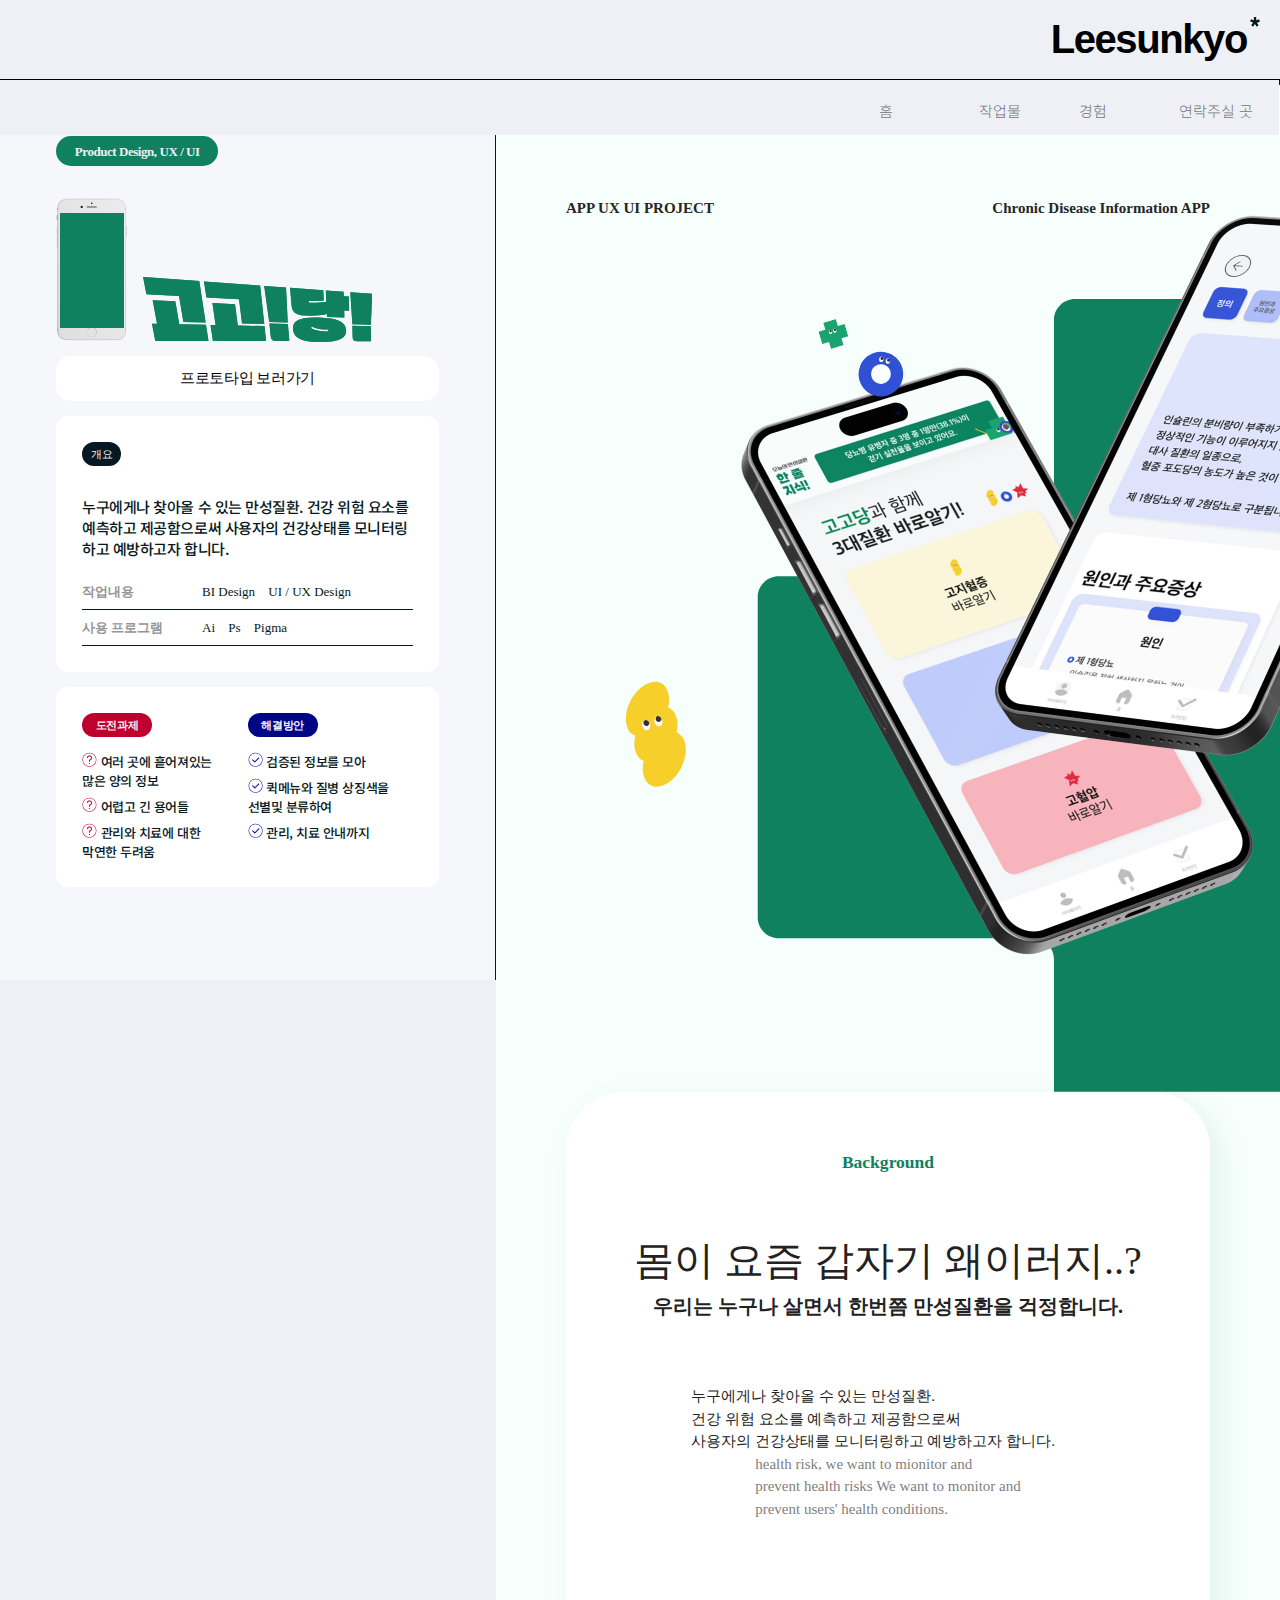
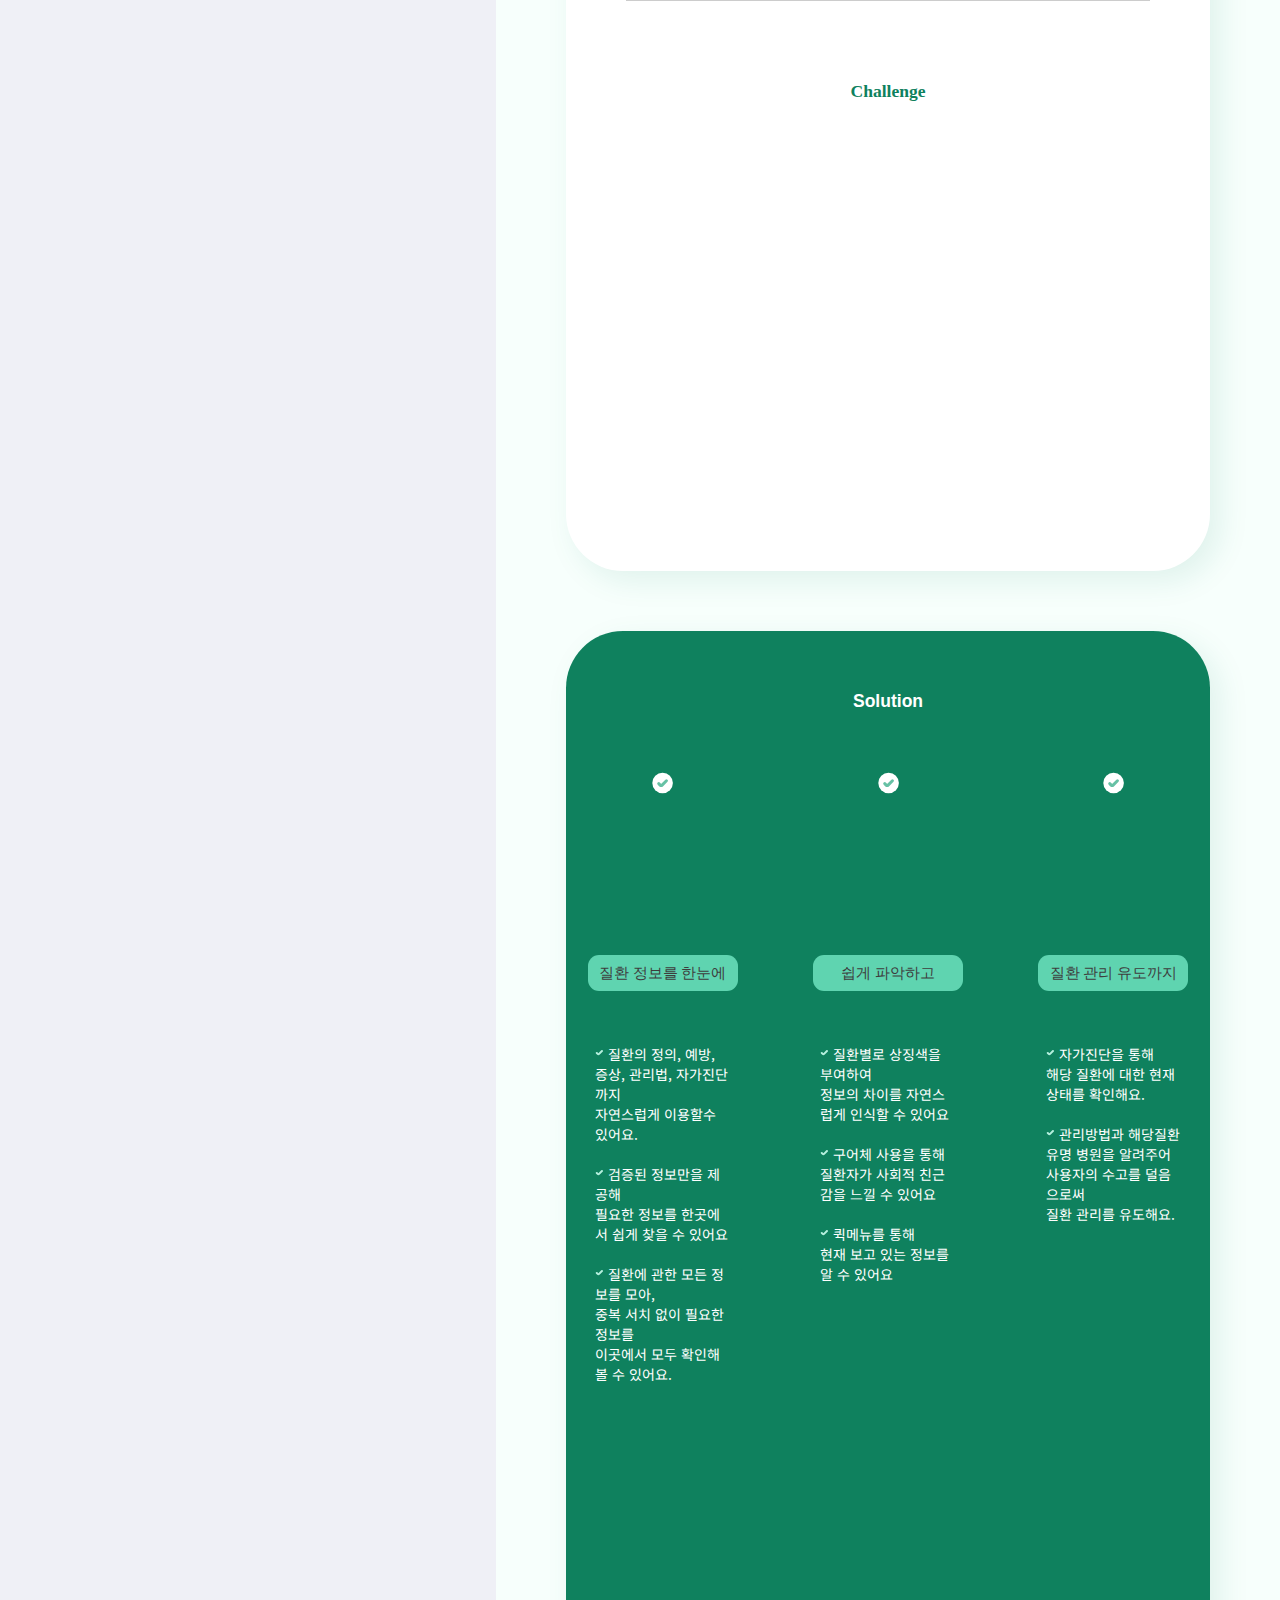
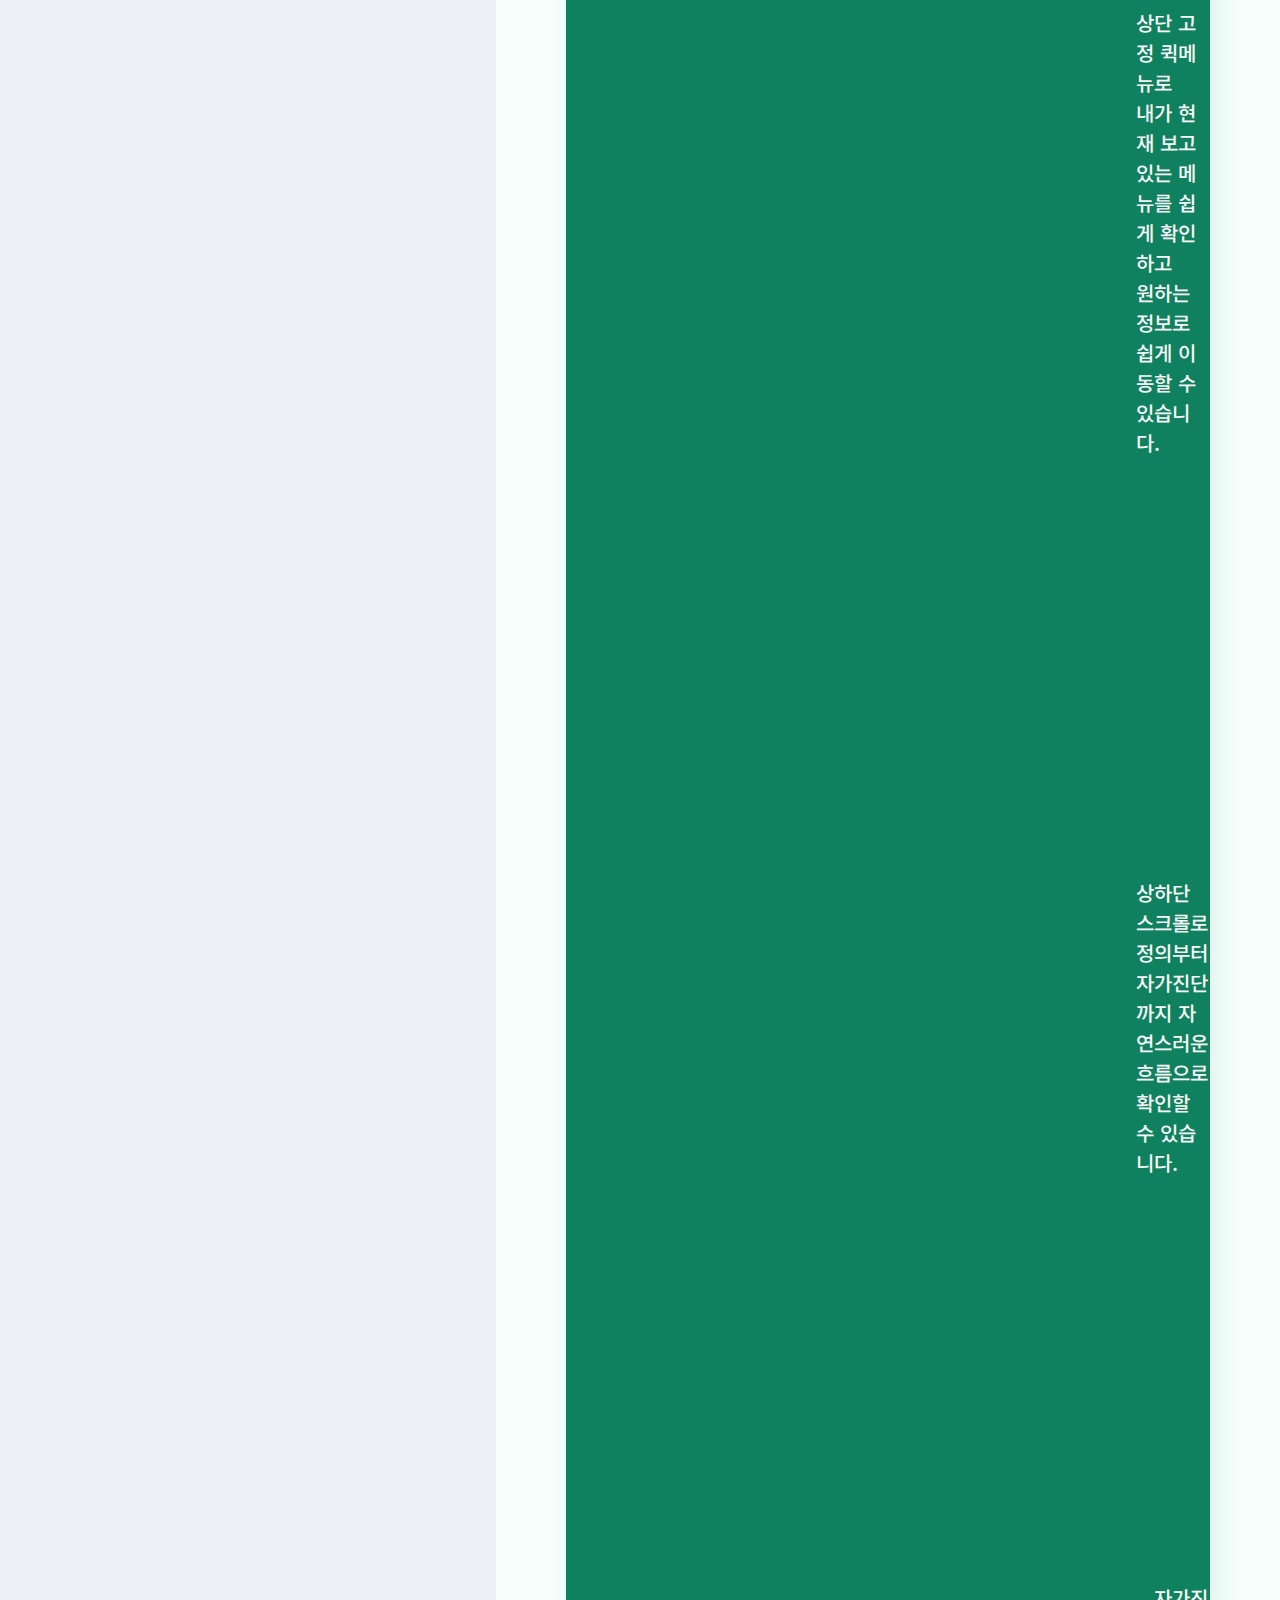
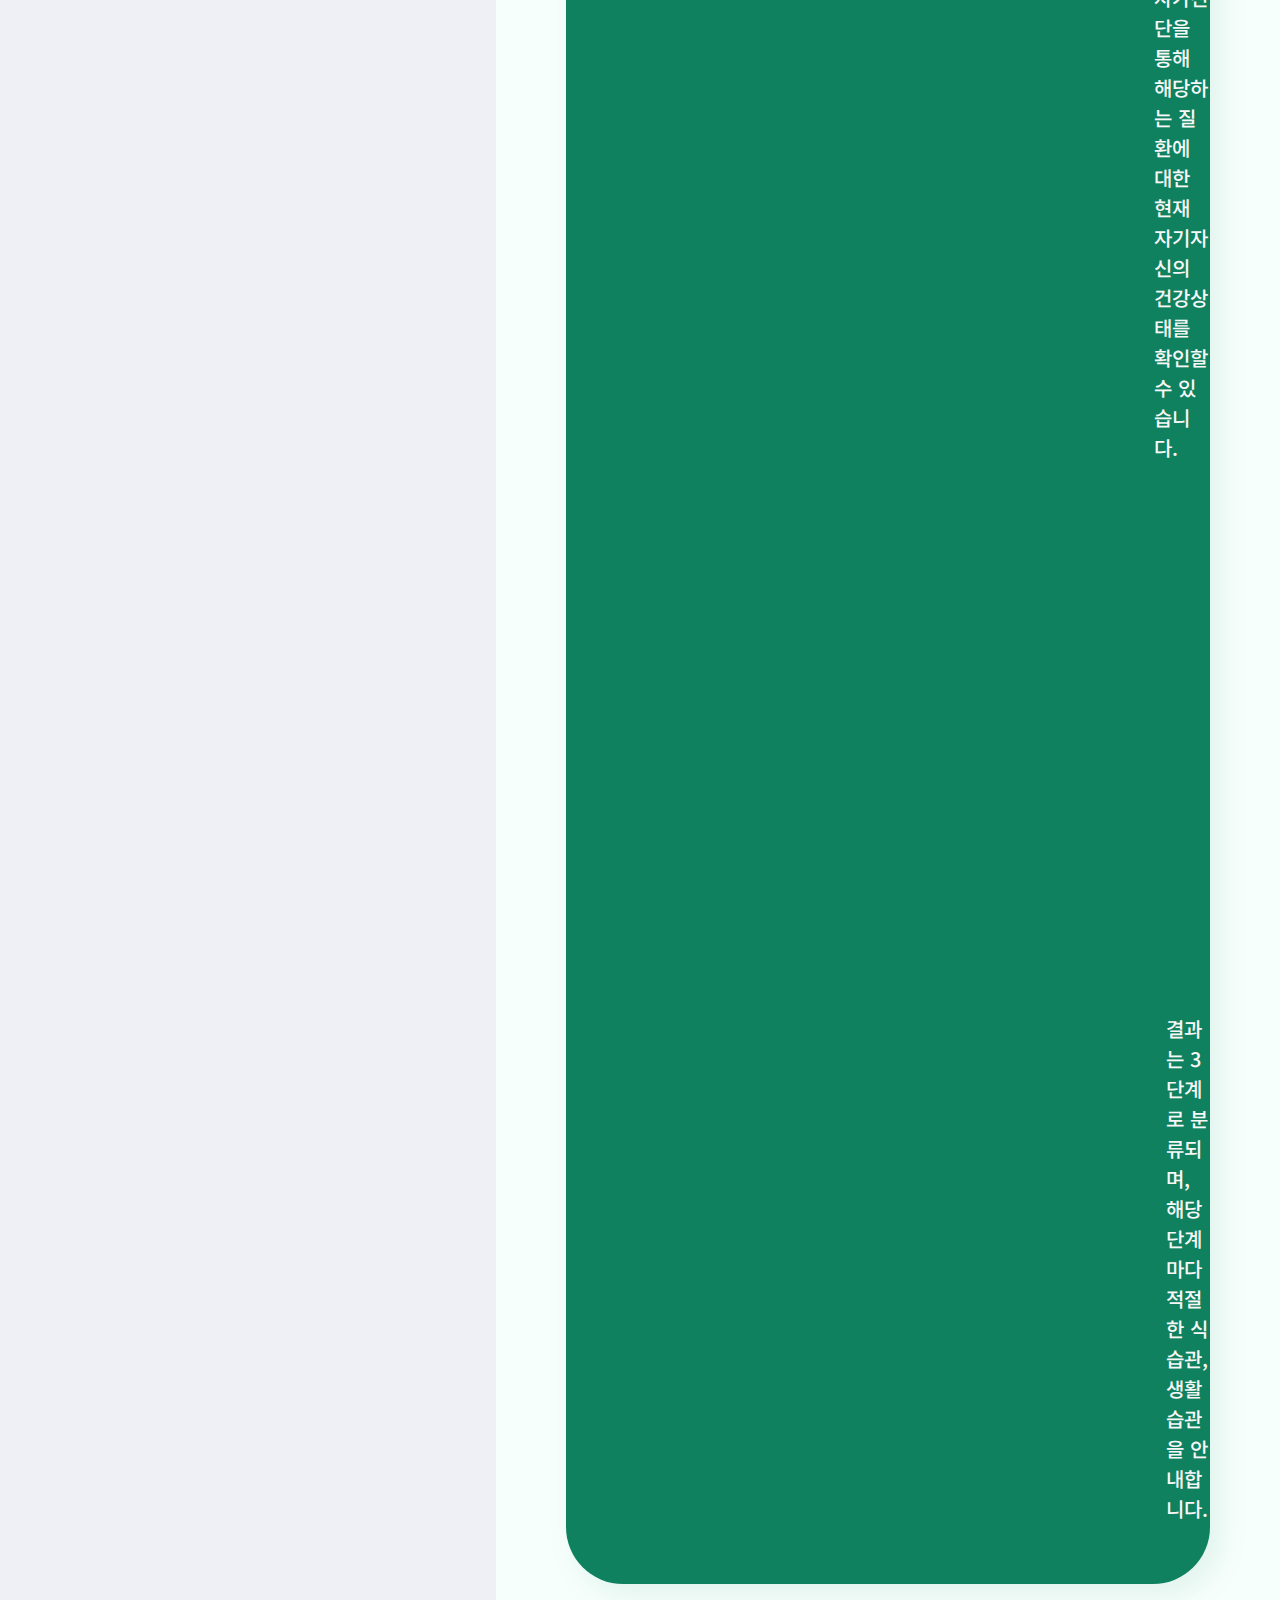
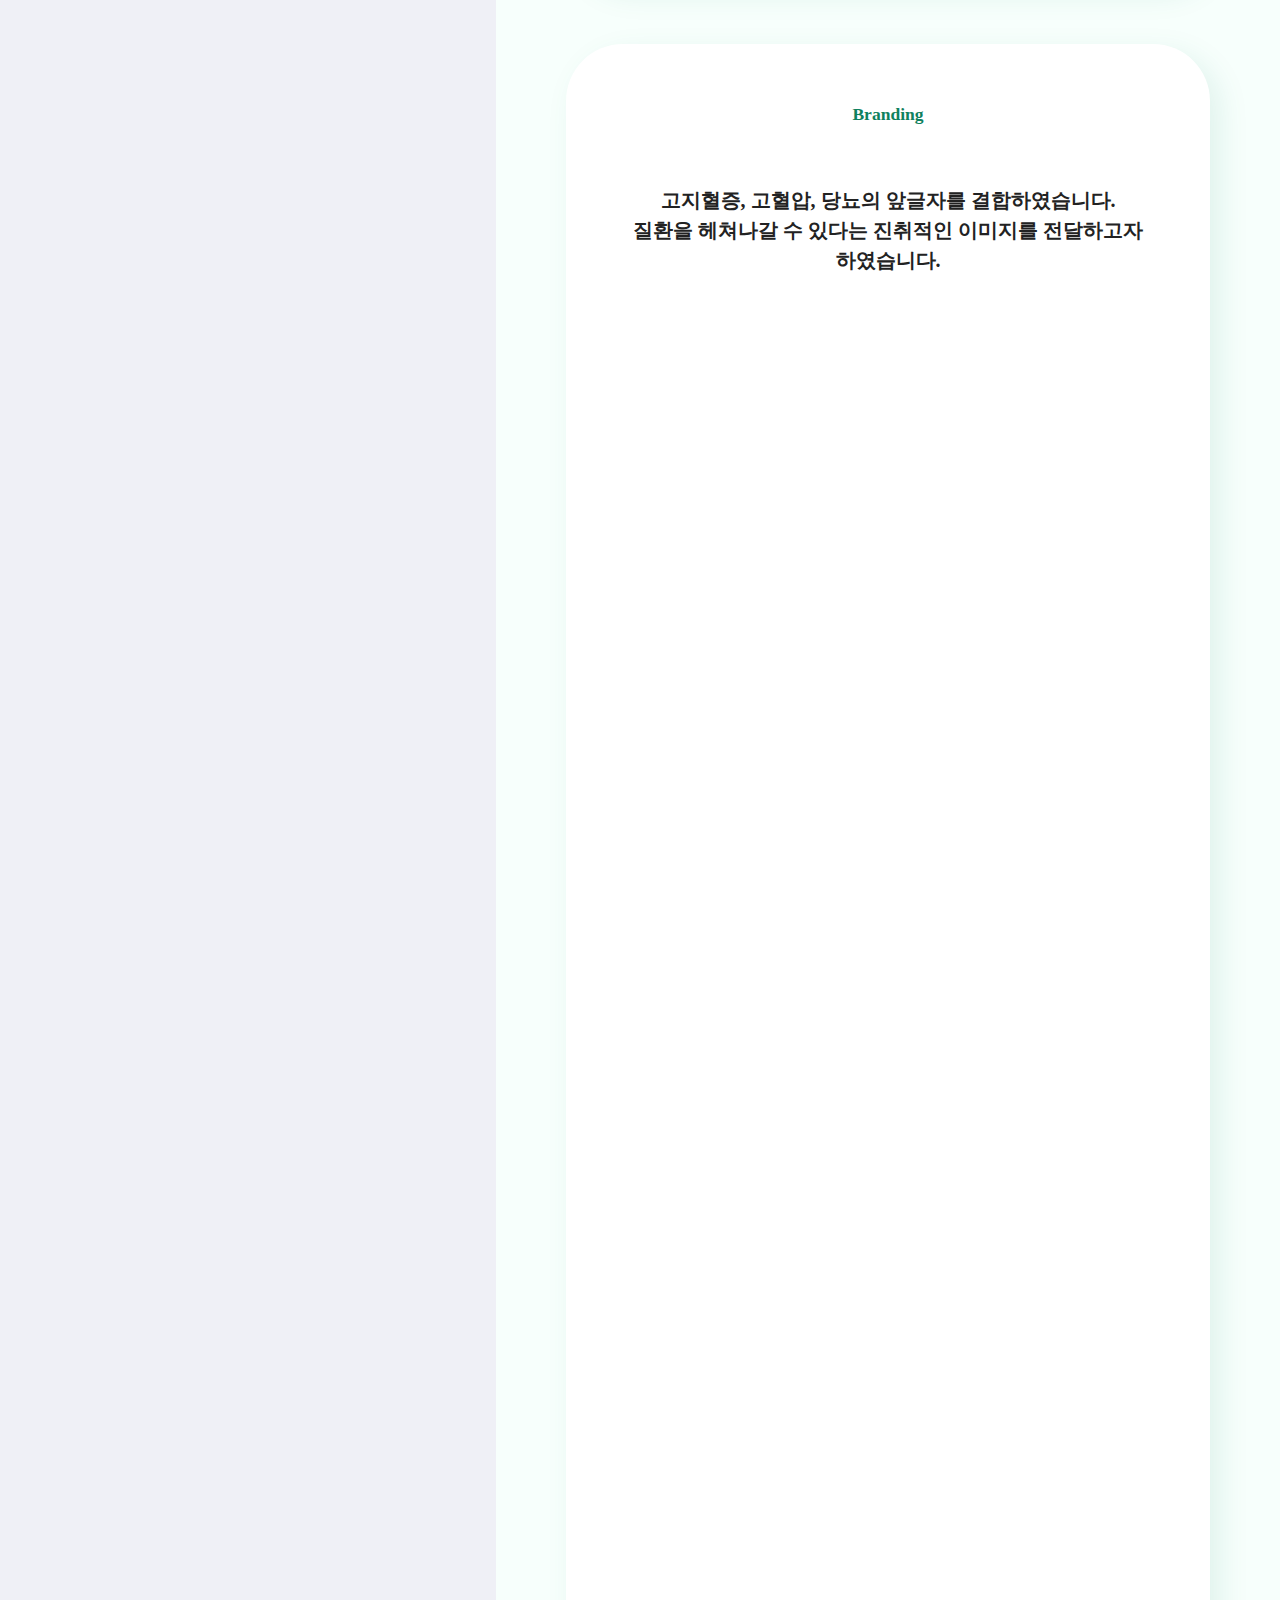
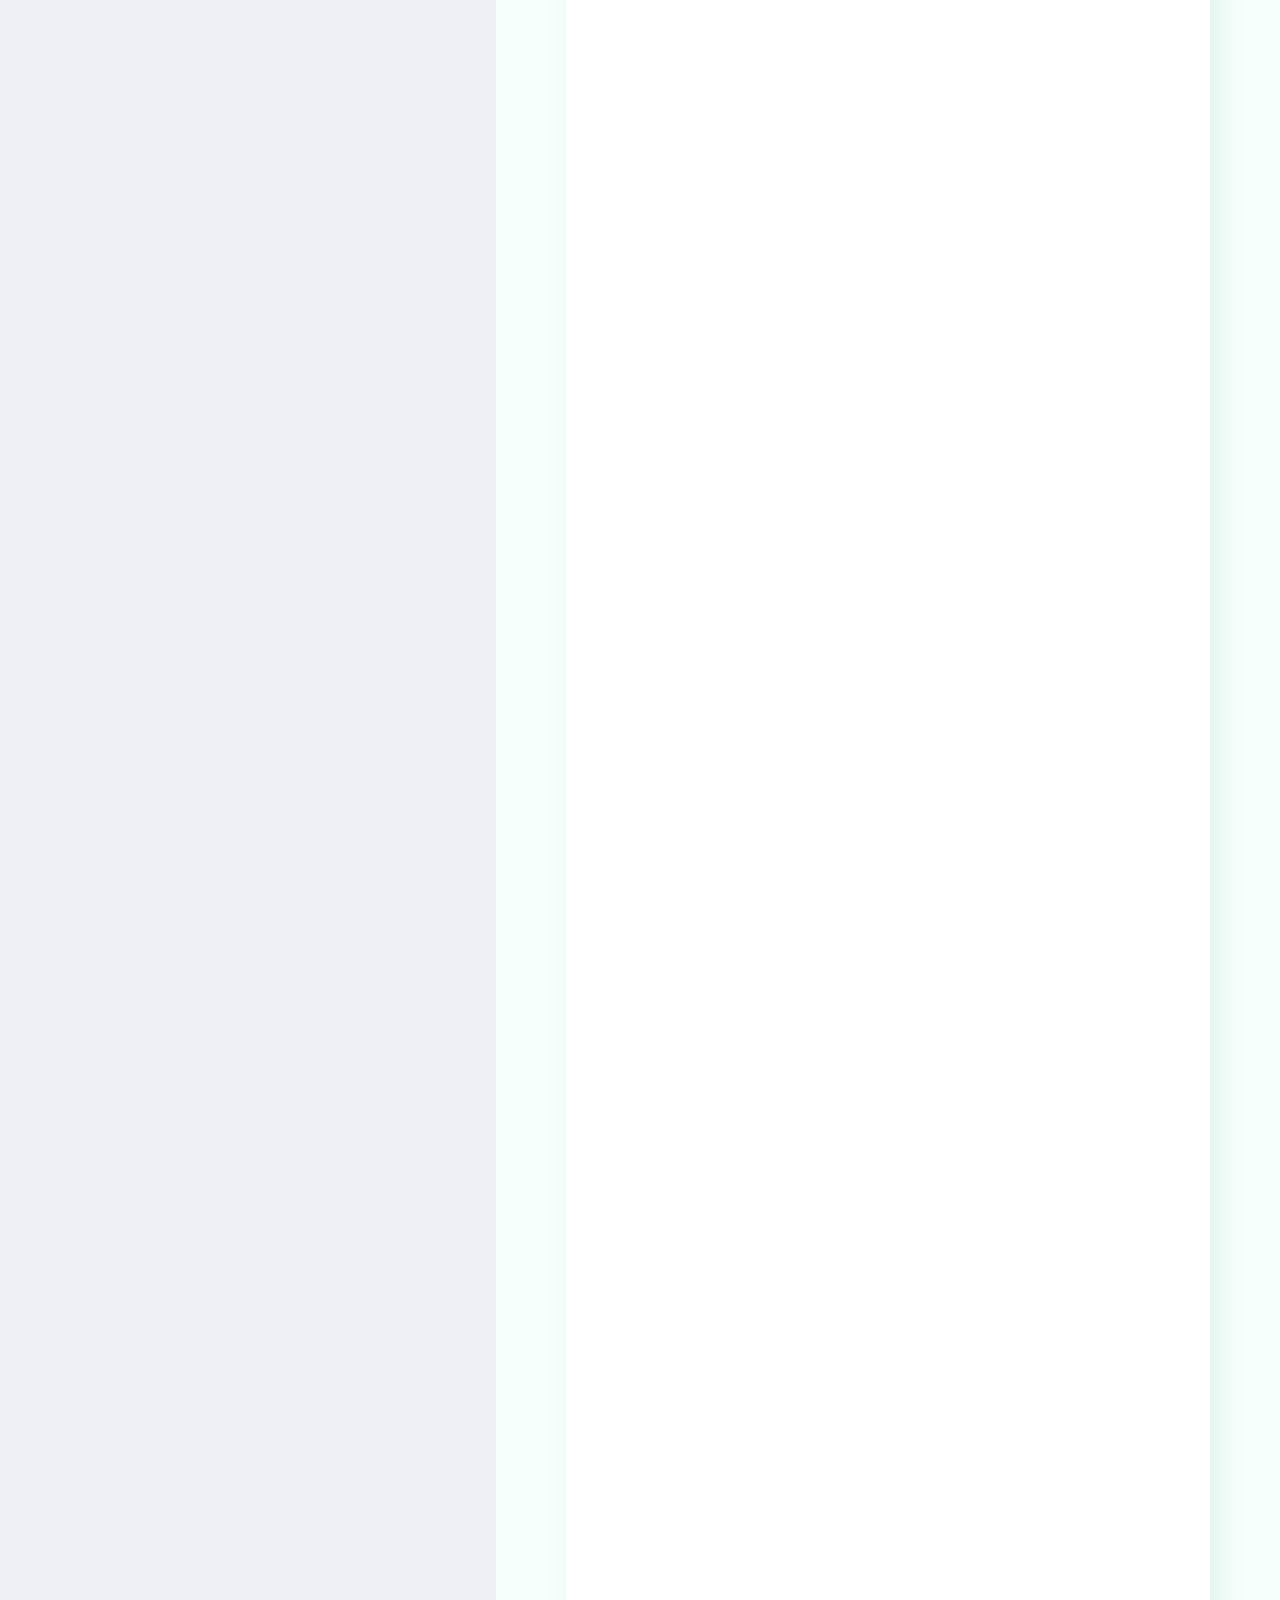
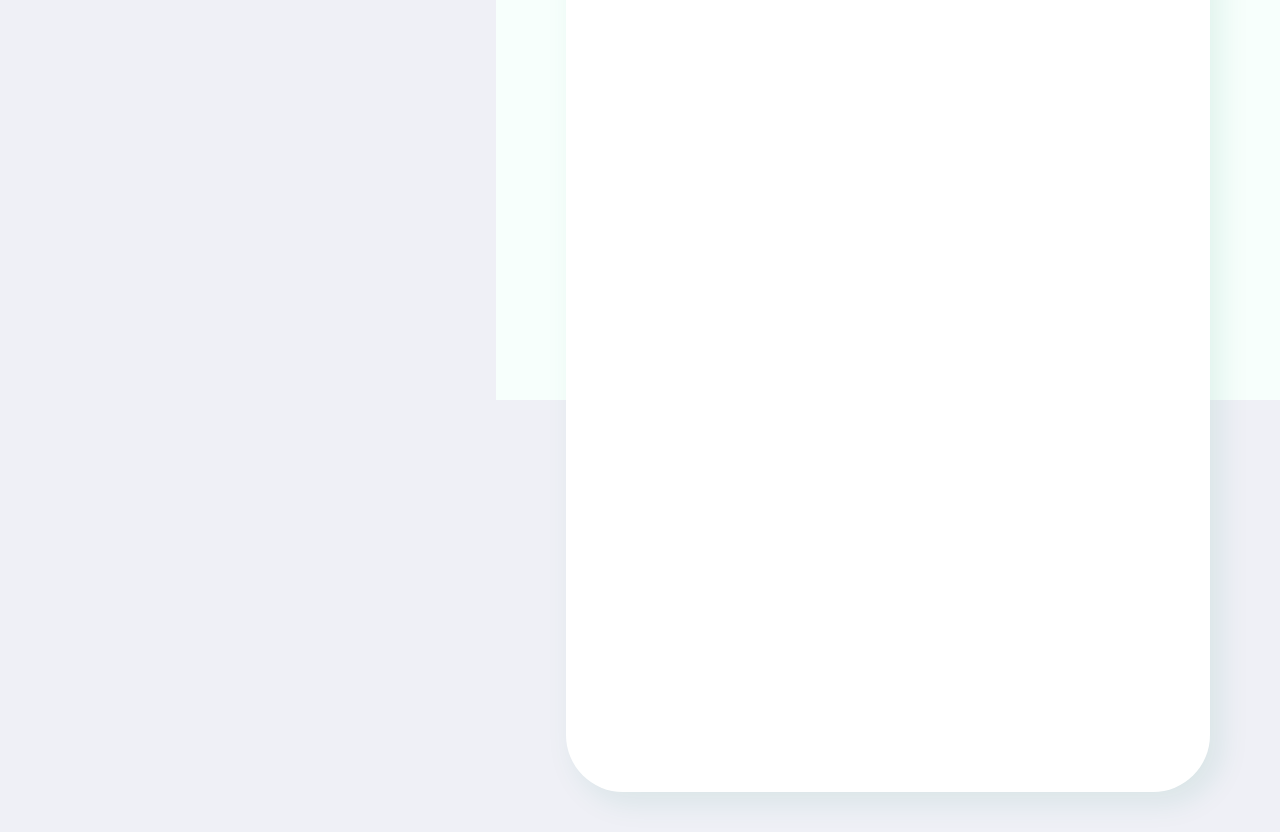
<file: uxui_4.html>
<!DOCTYPE html>
<html lang="ko">

<head>
    <meta charset="UTF-8">
    <meta http-equiv="X-UA-Compatible" content="IE=edge">
    <meta name="viewport" content="width=device-width, initial-scale=1.0">
    <title>uxui_4_gogodang</title>
    <script src="js/jquery-3.7.1.min.js"></script>
    <script src="js/custom.js"></script>
    <script src="https://unpkg.com/aos@2.3.1/dist/aos.js"></script>
    <link rel="stylesheet" href="css/reset.css">
    <link rel="stylesheet" href="css/common.css">
    <link rel="stylesheet" href="css/style_4.css">
    <link href="https://unpkg.com/aos@2.3.1/dist/aos.css" rel="stylesheet">
    <link rel="icon" href="./img/logo_pavi.png">
    <link rel="icon" href="./img/logo_pavi.ico">
</head>

<body>
    <script>
        AOS.init();
    </script>
    <header>
        <h1>
            <a href="index.html">Leesunkyo</a>
        </h1>
    </header>

    <nav>
        <ul class="gnb">
            <li class="on">
                <a href="index.html">홈</a>
                <span class="scroll"></span>
            </li>
            <li>
                <a href="index.html">작업물</a>
                <span class="scroll"></span>
            </li>
            <li>
                <a href="index.html">경험</a>
                <span class="scroll"></span>
            </li>
            <li>
                <a href="index.html">연락주실 곳</a>
                <span class="scroll"></span>
            </li>
        </ul><!-- gnb -->
    </nav>

    <div class="work_info">
        <div class="work_info_top">
            <div class="work_info_categor">
                Product Design, UX / UI
            </div>
            <div class="work_info_logo">
                <div class="work_info_device">
                    <div>
                        <div class="hover_scroll"></div>
                    </div>
                </div><!-- work_info_device -->
                <img src="./img/works_4_info_logo.svg" alt="성큼성큼 로고">
            </div><!-- work_info_logo -->
        </div><!-- work_info_top -->

        <!-- <div class="work_info_middle">
            <div>
                <img src="./img/main_info_comp.png" alt="모니터">
                <img src="./img/main_info_phone.png" alt="핸드폰">
            </div>
        </div> -->

        <div class="work_info_bottom">
            <article class="go">
                <a href="#"><p class="proto">프로토타입 보러가기</p></a>
                <!-- <p class="web"><a href="#">사이트 방문하기</a></p> -->
            </article>
            <article class="info_overview">
                <div class="info_overview_top">
                    <div class="intro">
                        <h5>개요</h5>
                    </div>
                    <p class="prol">누구에게나 찾아올 수 있는 만성질환.
                        건강 위험 요소를 예측하고 제공함으로써
                        사용자의 건강상태를 모니터링하고 예방하고자 합니다.</p>
                </div>

                <div class="overview_works">
                    <ul class="works"><!--  -->
                        <li>작업내용</li>
                        <li><span>BI Design</span> <span>UI / UX Design</span> <!-- <span>Front End</span> --></li>
                    </ul>
                    <ul class="program">
                        <li>사용 프로그램</li>
                        <li><span>Ai</span> <span>Ps</span> <span>Pigma</span></li>
                        <!-- <li>Visual Studio</li> -->
                    </ul>
                    <!-- <ul class="lang">
                        <li>사용 언어</li>
                        <li>HTML</li>
                        <li>CSS</li>
                        <li>Java Script</li>
                    </ul> -->
                </div>
            </article>

            <article class="challenge">
                <div class="challenge_left">
                    <h5>도전과제</h5>
                    <ul>
                        <li>
                            <img src="./img/work_prev_chall_icon.svg" alt="물음표">
                            여러 곳에 흩어져있는
                            <br>   많은 양의 정보
                        </li>
                        <li>
                            <img src="./img/work_prev_chall_icon.svg" alt="물음표">
                            어렵고 긴 용어들
                        </li>
                        <li>
                            <img src="./img/work_prev_chall_icon.svg" alt="물음표">
                            관리와 치료에 대한
                            <br>   막연한 두려움
                        </li>
                    </ul>
                </div>
                <div class="challenge_right">
                    <h5>해결방안</h5>
                    <ul>
                        <li>
                            <img src="./img/work_prev_solv_icon.svg" alt="물음표">
                            검증된 정보를 모아
                        </li>
                        <li>
                            <img src="./img/work_prev_solv_icon.svg" alt="물음표">
                            퀵메뉴와 질병 상징색을 <br>   선별및 분류하여
                        </li>
                        <li>
                            <img src="./img/work_prev_solv_icon.svg" alt="물음표">
                            관리, 치료 안내까지
                        </li>
                    </ul>
                </div><!-- challenge_right -->  
            </article>
        </div>
    </div><!-- /.work_info -->

    <div class="work_all">
        <!-- <img src="./img/uxui_4_full.svg" alt=""> -->
        <div class="work_header">
            <div class="work_header_left">
                APP UX UI PROJECT
            </div><!-- work_header_left -->
            <div class="work_header_right">
                Chronic Disease Information APP
            </div><!-- work_header_right -->
        </div><!-- uxui_4_header -->
        <div class="work_main">
            <div class="main_hos" data-aos="fade-up"><img src="./img/uxui_4_main_hos.svg" alt="녹십자가"></div>
            <div class="main_main" data-aos="fade-down"><img src="./img/uxui_4_main.png" alt=""></div>
            <div class="main_logo" data-aos="fade-left"><img src="./img/uxui_4_main_logo.svg" alt=""></div>
            <div class="main_deco">
                <div class="deco_1" data-aos="fade-down">
                    <img src="./img/uxui_4_main_deco_1.svg" alt="">
                </div>
                <div class="deco_2" data-aos="fade-down">
                    <img src="./img/uxui_4_main_deco_2.svg" alt="">
                </div>
                <div class="deco_3" data-aos="fade-down">
                    <img src="./img/uxui_4_main_deco_3.svg" alt="">
                </div>
            </div>
            
        </div><!-- uxui_4_intro -->
        <div class="work_background">
            <div class="b_header">
                <div class="category">
                    <h3>Background</h3>
                </div>
                <div class="tit">
                    <h4>몸이 요즘 갑자기 왜이러지..?</h4>
                    <p>우리는 누구나 살면서 한번쯤 만성질환을 걱정합니다.</p>
                </div>
            </div>
            <div class="b_middle">
                <div class="b_middle_left">
                    누구에게나 찾아올 수 있는 만성질환.
                    <br> 건강 위험 요소를 예측하고 제공함으로써
                    <br> 사용자의 건강상태를 모니터링하고 예방하고자 합니다.
                </div>
                <div class="b_middle_right">
                    health risk, we want to mionitor and 
                    <br> prevent health risks We want to monitor and 
                    <br> prevent users' health conditions.
                </div>
                <div class="border"></div>
            </div>
            <div class="b_bottom">
                <div class="category">
                    <h3>Challenge</h3>
                </div>
                <div class="bottom_txtbox">
                    <div class="txt_box_1" data-aos="fade-up">
                        <img src="./img/uxui_4_bg_txtbox_1.svg" alt="">
                    </div>
                    <div class="txt_box_1" data-aos="fade-up">
                        <img src="./img/uxui_4_bg_txtbox_2.svg" alt="">
                    </div>
                    <div class="txt_box_1" data-aos="fade-up">
                        <img src="./img/uxui_4_bg_txtbox_3.svg" alt="">
                    </div>
                </div>
            </div>
        </div><!-- work_background -->

        <div class="work_solution">
            <div class="category">
                <h3>Solution</h3>
            </div>
            <div class="s_top_sols">
                <div class="s_sols">
                    <div class="s_sols__top">
                        <div class="s_sols_top_icon">
                            <img src="./img/uxui_4_sols_top_icon.svg" alt="">
                        </div>
                        <div class="s_sols_top_tit" data-aos="fade-up">
                            <p>
                                질환에 대한
                                <br>검증된 정보를 한곳에 모아
                            </p>   
                        </div>
                        <div class="s_sols_top_keyword">
                            <p>질환 정보를 한눈에</p>
                        </div>
                        <div class="s_sols_top_txt">
                            <ul>
                                <li><img src="./img/uxui_4_sols_txt_icon.svg" alt="">질환의 정의, 예방, 증상, 관리법, 자가진단까지 <br>
                                    자연스럽게 이용할수 있어요.
                                </li>
                                <li><img src="./img/uxui_4_sols_txt_icon.svg" alt="">검증된 정보만을 제공해 <br>
                                    필요한 정보를 한곳에서 쉽게 찾을 수 있어요
                                </li>
                                <li><img src="./img/uxui_4_sols_txt_icon.svg" alt="">질환에 관한 모든 정보를 모아,
                                    <br> 중복 서치 없이 필요한 정보를
                                    <br> 이곳에서 모두 확인해 볼 수 있어요.
                                </li>
                            </ul>
                        </div>
                    </div>
                    <div class="s_sols__top">
                        <div class="s_sols_top_icon">
                            <img src="./img/uxui_4_sols_top_icon.svg" alt="">
                        </div>
                        <div class="s_sols_top_tit" data-aos="fade-up">
                            <p>
                                디지털 소외계층도
                                <br> 쉽게 알아볼 수 있게
                            </p>   
                        </div>
                        <div class="s_sols_top_keyword">
                            <p>쉽게 파악하고</p>
                        </div>
                        <div class="s_sols_top_txt">
                            <ul>
                                <li><img src="./img/uxui_4_sols_txt_icon.svg" alt="">질환별로 상징색을 부여하여
                                    <br> 정보의 차이를 자연스럽게 인식할 수 있어요
                                </li>
                                <li><img src="./img/uxui_4_sols_txt_icon.svg" alt="">구어체 사용을 통해
                                    <br> 질환자가 사회적 친근감을 느낄 수 있어요 
                                </li>
                                <li><img src="./img/uxui_4_sols_txt_icon.svg" alt="">퀵메뉴를 통해
                                    <br> 현재 보고 있는 정보를 알 수 있어요
                                </li>
                            </ul>
                        </div>
                    </div>
                    <div class="s_sols__top">
                        <div class="s_sols_top_icon">
                            <img src="./img/uxui_4_sols_top_icon.svg" alt="">
                        </div>
                        <div class="s_sols_top_tit" data-aos="fade-up">
                            <p>
                                자가진단과
                                <br>해당질환 유명병원 소개까지
                            </p>   
                        </div>
                        <div class="s_sols_top_keyword">
                            <p>질환 관리 유도까지</p>
                        </div>
                        <div class="s_sols_top_txt">
                            <ul>
                                <li><img src="./img/uxui_4_sols_txt_icon.svg" alt="">자가진단을 통해
                                    <br> 해당 질환에 대한 현재상태를 확인해요.
                                </li>
                                <li><img src="./img/uxui_4_sols_txt_icon.svg" alt="">관리방법과 해당질환 유명 병원을 알려주어
                                    <br> 사용자의 수고를 덜음으로써
                                    <br> 질환 관리를 유도해요.
                                    
                                </li>
                            </ul>
                        </div><!-- s_sols_top_txt -->
                    </div><!-- s_sols__top -->
                </div><!-- s_sols -->

                <div class="s_sols_middle">
                    <div class="s_sols_quick">
                        <div class="quick_left" data-aos="fade-up">
                                <img src="./img/uxui_4_sol_quick.png " alt="">
                        </div>
                        <div class="quick_right">
                            <div class="sol_quick_txt">
                                <div class="sol_quick_txt_top">
                                    상단 고정 퀵메뉴로
                                    <br> 내가 현재 보고 있는 메뉴를 쉽게 확인하고
                                    <br> 원하는 정보로 쉽게 이동할 수 있습니다.
                                </div>
                                <div class="sol_quick_txt_bottom">
                                    상하단 스크롤로
                                    <br> 정의부터 자가진단까지 자연스러운 흐름으로
                                    <br> 확인할 수 있습니다.
                                </div>
                            </div>
                        </div><!-- quick_right -->
                    </div><!-- s_sols_quick -->
    
                    <div class="s_sols_test">
                        <div class="test_left" data-aos="fade-up">
                                <img src="./img/uxui_4_sol_test.png" alt="">
                        </div>
                        <div class="test_right">
                            <div class="sol_test_txt">
                                자가진단을 통해
                                <br> 해당하는 질환에 대한 현재 자기자신의
                                <br> 건강상태를 확인할 수 있습니다.
                            </div>
                        </div><!-- test_right -->
                    </div><!-- s_sols_test -->
    
                    <div class="s_sols_test_result">
                        <div class="sols_test_result" data-aos="fade-down">
                                <img src="./img/uxui_4_sol_bottom.png" alt="">
                        </div>
                        <div class="sols_test_result_txt">
                                결과는 3단계로 분류되며,
                                <br> 해당 단계마다 적절한 식습관, 생활습관을 안내합니다.
                        </div><!-- test_right -->
                    </div>
                </div>
            </div>

        </div><!-- work_solution -->
        <div class="work_branding">
            <div class="br_header">
                <div class="category">
                    <h3>Branding</h3>
                </div>
                <div class="tit">
                    <p>고지혈증, 고혈압, 당뇨의 앞글자를 결합하였습니다.
                       <br> 질환을 헤쳐나갈 수 있다는 진취적인 이미지를 전달하고자 하였습니다.</p>
                </div>
            </div><!-- br_header -->
            
            <div class="branding_logo">
                <div class="br_logos">
                    <div class="br_logo_deco" data-aos="fade-down">
                        <img src="./img/uxui_4_br_logo_deco.svg" alt="">
                    </div>
                    <div class="br_logo" data-aos="fade-up">
                        <img src="./img/uxui_4_br_logo.svg" alt="">
                    </div>
                </div>
                <div class="br_logo_infos" data-aos="fade-up">
                    <div class="br_logo_info_left">
                        <img src="./img/uxui_4_br_logo_info_1.svg" alt="">
                    </div>
                    <div class="br_logo_info_right">
                        <img src="./img/uxui_4_br_logo_info_2.svg" alt="">
                    </div>
                </div>
            </div>
            <div class="branding_char">
                <div class="br_cha" data-aos="fade-down">
                    <img src="./img/uxui_4_br_cha.svg" alt="">
                </div>
                <div class="br_cha_info" data-aos="fade-up">
                    <img src="./img/uxui_4_br_cha_info.svg" alt="">
                </div>
            </div>
            <div class="branding_color" data-aos="fade-up">
                <img src="./img/uxui_4_br_color.svg" alt="">
            </div>
            <div class="branding_font" data-aos="fade-up">
                <img src="./img/uxui_4_br_font.svg" alt="">
            </div>
            <div class="branding_comp" data-aos="fade-up">
                <!-- <div class="br_comp_back">
                    <img src="./img/uxui_4_br_comp_back.png" alt="">
                </div>
                <div class="br_comp">
                    <div class="br_comp_1">
                        <img src="./img/uxui_4_br_comp_1.svg" alt="">
                    </div>
                    <div class="br_comp_2">
                        <img src="./img/uxui_4_br_comp_2.svg" alt="">
                    </div>
                    <div class="br_comp_3">
                        <img src="./img/uxui_4_br_comp_3.svg" alt="">
                    </div>
                </div> -->
                <img src="./img/uxui_4_br_comp_all.svg" alt="">
            </div>
        </div><!-- work_branding -->
        <div class="work_introduce">
            <div class="work_intro_main">

            </div>
            <div class="work_intro_1">
                
            </div>
            <div class="work_intro_2">
                
            </div>
            <div class="work_intro_3">
                
            </div>
            <div class="work_intro_4">
                
            </div>
        </div><!-- work_introduce -->
        <div class="work_bye">
            <div class="bye_top_img">

            </div>
            <div class="bye_txt">

            </div>
            <div class="bye_bottom_img">

            </div>
        </div>

    </div><!-- work_all -->
</body>

</html>
</file>
<file: css/common.css>
@charset "utf-8";

* {
    margin: 0;
    padding: 0;
    box-sizing: border-box;
}

ul,
ol {
    list-style: none;
}

a {
    text-decoration: none;
    color: inherit;
}

img {
    vertical-align: top;
}

body {
    background: #EFF0F6;
}

.top {
    width: 60px;
    height: 60px;
    border-radius: 40px;
    background: #EFF0F6;
    border: 1px solid #000000;
    position: fixed;
    bottom: 30px;
    right: 30px;
    z-index: 50;
    display: flex;
    justify-content: center;
    align-items: center;
}

.vid {
    width: 100%;
    height: 100vh;
    /* background: #ccc; */
    position: absolute;
    left: 0;
    top: 0;
    overflow: hidden;
}

.vid video {
    width: 100%;
    height: 100vh;
    object-fit: cover;
}

header {
    width: 100%;
    height: 80px;
    border-bottom: 1px solid #000;
    position: fixed;
    left: 0;
    top: 0;
    background: #EFF0F6;
    display: flex;
    justify-content: flex-end;
    align-items: center;
    z-index: 100;
}

header h1 {
    margin-right: 20px;
    padding-right: 13px;
    font-family: Helvetica, Helvetica, Intel, sans-serif;
    background-image: url(../img/logo.svg);
    display: inline-block;
    background-repeat: no-repeat;
    background-position: right top;
    font-size: 40px;
    font-style: normal;
    font-weight: 700;
    line-height: normal;
    letter-spacing: -1.4px;
}
</file>
<file: css/style.css>
@charset "utf-8";

* {
    margin: 0;
    padding: 0;
    box-sizing: border-box;
}

ul,
ol {
    list-style: none;
}

a {
    text-decoration: none;
    color: inherit;
}

img {
    vertical-align: top;
}

body {
    background: #EFF0F6;
}
.modal{
    width: 100%; height: 100%;
    position: fixed;
    left: 0; top: 0;
    background: rgba(0,0,0,0.5);
    z-index: 100;
    display: none;
}
.modal .modal_inner{
    width: 50%;
    height: 100%;
    background: #fff;
    position: absolute;
    left: 50%; top: 50%;
    transform: translate(-50%,-50%);
    overflow-y: scroll;
    display: flex;
    flex-direction: column;
    align-items: center;
}
.modal .modal_inner img{width: 100%;}
.modal .modal_inner .btnx{width: 50px; height: 50px; position: absolute;
background: yellow; font-size: 30px; right: 0; top: 0;} 
.top {
    width: 60px;
    height: 60px;
    border-radius: 40px;
    background: #EFF0F6;
    border: 1px solid #000000;
    position: fixed;
    bottom: 30px;
    right: 30px;
    z-index: 50;
    display: flex;
    justify-content: center;
    align-items: center;
}

.vid {
    width: 100%;
    height: 100vh;
    /* background: #ccc; */
    position: absolute;
    left: 0;
    top: 0;
    overflow: hidden;
}

.vid video {
    width: 100%;
    height: 100vh;
    object-fit: cover;
}

header {
    width: 100%;
    height: 80px;
    border-bottom: 1px solid #000;
    position: fixed;
    left: 0;
    top: 0;
    background: #F6F7FB;
    display: flex;
    justify-content: flex-end;
    align-items: center;
    z-index: 10;
}

header h1 {
    margin-right: 20px;
    padding-right: 13px;
    font-family: Helvetica, Helvetica, Intel, sans-serif;
    background-image: url(../img/logo.svg);
    display: inline-block;
    background-repeat: no-repeat;
    background-position: right top;
    font-size: 40px;
    font-style: normal;
    font-weight: 700;
    line-height: normal;
    letter-spacing: -1.4px;
}

nav {
    width: 240px;
    height: 100%;
    position: fixed;
    left: 0;
    top: 0;
    background: #EFF0F6;
    margin-top: 80px;
    border-right: 1px solid #000;
    z-index: 100;
}

nav ul.gnb {}

nav ul.gnb>li {
    width: 100%;
    height: 122px;
    border-bottom: 1px solid #000;
    color: #061922;
    font-size: 25px;
    font-weight: 700;
    display: flex;
    justify-content: space-between;
    /* align-items: end; */
    flex-direction: column;
    padding-left: 15px;
    padding-bottom: 12px;
    padding-top: 15px;
    cursor: pointer;
    position: relative;
}



nav ul.gnb>li:first-child {
    padding-top: 70px;
    background-image: url(../img/logo.svg);
    /* padding-right: 20px; */
    background-repeat: no-repeat;
    background-position: 20px 13px;
    background-color: none;
}

nav ul.gnb>li.on {
    background-color: #fff;

}
nav ul.gnb>li:nth-child(2).on{
    background-color: #FFE662;
}
nav ul.gnb>li:nth-child(3).on{
    background-color:#2e927b;
}
nav ul.gnb>li:last-child.on{
    background-color: #4116BA;
}
nav ul.gnb>li span.scroll{
    display: none;
    width: 6px;
    height: 6px;
    border-radius: 50%;
    background: #061922;
    position: absolute;
    right: 20px;
    top: 0;
    margin-top: 0;
}
nav ul.gnb>li.on span.scroll{
    display: block;
 /*    margin-top: -10px; */

   /*  animation: ani 1s forwards; */
}

/* @keyframes ani {
    0% {
        top: 0;
        margin-top: 0;
    }

    100% {
        top: 100%;
        margin-top: -10px;
    }
} */

nav ul.gnb>li span {
    color: #132933;
    font-family: Helvetica;
    font-size: 15px;
    font-style: normal;
    font-weight: 500;
    line-height: normal;
}

.box {
    height: 80vh;
    background: #222;
}

main {
    width: 100%;
    position: relative;
    padding-top: 80px;
    padding-left: 240px;
}

main .container {
    /* background: #F6F7FB; */
    margin: 0 60px;
    width: calc(100% - 120px);
}

main .info {
    width: 100%;
    height: 85vh;
    position: relative;
    display: flex;
    align-items: flex-end;
}

main .info .main_visual {
    font-family: 돋음, Dotum, Baekmuk Dotum, Undotum, Apple Gothic, Latin font, sans-serif;
    color: #061922;
    font-size: 100px;
    font-weight: 600;
}

main .info .main_visual .light {
    /* background: #ffffff; */
    /*     margin-left: 490px;
    margin-top: 80px; */
    position: absolute;
    left: 50%;
    top: 90px;
    margin-left: -290px;

}

main .info .main_visual .now {
    /* background: #dbce79; */
    /*     margin-left: 982px;
    margin-top: 220px;
    margin-bottom: 30px; */
    position: absolute;
    right: 50%;
    bottom: 190px;
    margin-right: -510px;
}

main .info .info_flex {
    width: 100%;
    height: 22%;
    /* background: palevioletred; */
    display: flex;
    justify-content: space-between;
    padding-bottom: 20px;
}

main .info .main_info {
    width: 480px;
    /* background: lightblue; */
    display: flex;
    justify-content: space-between;
    flex-wrap: wrap;
}

main .info .main_info .main_info_left {
    /* background: lightseagreen; */
    width: 100%;
    height: 65px;
    display: flex;
    justify-content: space-between;
    align-items: flex-end;
}

main .info .main_info .main_info_left .main_name {
    width: 120px;
    height: 65px;
    /* background: #fff; */
    display: flex;
}

main .info .main_info .main_info_left .main_name h2 {
    color: #061922;
    font-size: 35px;
    /* background: #eee; */
    position: relative;
}

main .info .main_info .main_info_left .main_name h2 .name {
    font-size: 15px;
    letter-spacing: -0.7px;
    /* background: lightgreen; */
    position: absolute;
    left: 0;
    top: 46px;
}

main .info .main_info .main_info_left .main_job {
    width: 260px;
    height: 50px;
    /* background: lightgreen; */
    display: flex;
    align-items: self-end;
    color: #061922;
}

main .info .main_info .main_info_left .main_job p {
    font-size: 20px;
    font-style: normal;
    font-weight: 500;
    line-height: 1;
    letter-spacing: -0.6px;
    color: #061922;

}

main .sns {
    width: 200px;
    /* background: lightgreen; */
    height: 100px;
}

main .sns ul {
    /* background: lightblue; */
    margin-top: 20px;
}

main .sns ul li {
    color: #061922;
    font-family: Helvetica;
    font-size: 15px;
    font-style: normal;
    font-weight: 300;
    line-height: normal;
    letter-spacing: -0.39px;
}

main .sns ul li img {
    padding-top: 5px;
    transform: scale(1.2);
    margin-right: 10px;
}

main .info .main_info .main_job p span {
    font-size: 15px;
}

main .info .intro {
    /*  background: lightcyan; */
    width: 445px;
    height: 100%;
    display: flex;
    justify-content: space-between;
    flex-wrap: wrap;
    padding-top: 10px;
}

main .info .intro .intro_txt {
    width: 100%;
    height: 40px;
    /* background: lightskyblue; */
    color: #061922;
    font-size: 15px;
    font-style: normal;
    font-weight: 700;
    line-height: normal;
    letter-spacing: -0.7px;
    overflow: hidden;
    font-size: 15px;
    /* display: flex;
    justify-content: flex-end;
    align-items: flex-end; */
    padding-left: 58px;
}

main .info .intro .more_txt {
    width: 100%;
    height: 70px;
    font-size: 11px;
    font-weight: 500;
    line-height: 1.5;
    color: #859AA4;
    /* background: lightgrey; */
    padding-left: 58px;
    margin-top: 10px;
    display: none;
}

main .info .intro>button {
    /* background: lightpink; */
    border: none;
    font-weight: 700;
    color: #859AA4;
    font-family: 'Noto Sans KR', sans-serif;
    margin-left: 306px;
}

main .info .intro>button img {
    scale: 60%;
    /* background: lightgray; */
    margin-top: 5px;
    margin-left: 3px;
}

/* left_nav */
.left_nav {
    width: 150px;
    position: absolute;
    left: 0;
    top: 310px;
}

.left_nav ul {}

.left_nav ul li {
    width: 100%;
    height: 74px;
    color: #061922;
}

.left_nav ul li.on {
    background-color: #4116BA;
    counter-reset: #fff;
}

/* works */
.works {
    width: 100%;
    /* height: 7000px; */
    margin-bottom: 200px;
}

.works .works_uxui>div img{
    transition: all 0.1s;
}
.works .works_uxui>div:hover img{
    transform: scale(1.01);
}
.works .works_uxui>div:nth-child(2) img{
    transform: none;
}
.works .works_uxui>div:nth-child(4) img{
    transform: none;
}
.works .works_uxui .uxui_2_3>div img{
    transition: all 0.1s;
}
.works .works_uxui .uxui_2_3>div:hover img{
    transform: scale(1.01);
}
.works .works_uxui .uxui_5_6>div img{
    transition: all 0.1s;
}
.works .works_uxui .uxui_5_6>div:hover img{
    transform: scale(1.01);
}
.t_works_box {
    background: #FFE662;
    height: 946px;
    display: flex;
    justify-content: space-between;
    flex-direction: column;
    padding: 30px 50px;
    color: #061922;
    font-size: 120px;
    font-weight: 700;
}

.works_cont_1 {}

.works_cont_1 h5 {
    color: #061922;
    font-size: 30px;
    font-style: normal;
    font-weight: 700;
    line-height: normal;
    letter-spacing: -1.5px;
}

.works_cont_1 p {
    color: #85949B;
    font-size: 20px;
    font-style: normal;
    font-weight: 500;
    line-height: normal;
    letter-spacing: -1px;
}

.works_cont_1>.tit {
    height: 310.387px;
    background: #FFE662;
    margin-top: 60px;
    display: flex;
    align-items: flex-end;
    padding: 30px 55px;

}

.works_cont_1>.tit h3 {
    color: #061922;
    font-family: Helvetica;
    font-size: 100px;
    font-style: normal;
    font-weight: 500;
    line-height: normal;
    font-family: "Helvetica, Arial, sans-serif";
}

.works_cont_1 .works_uxui {
    height: 2920px;
    background: #F6F7FB;
    padding: 30px;
}

.works_cont_1 .works_uxui {
    border: 1px solid #000;
}

.works_cont_1 .works_uxui .uxui_1{
    width: 100%;
    height: 550px;
    overflow: hidden;
}
.works_cont_1 .works_uxui .uxui_1 a {
    width: 100%;
    /* height: 550px; */
    height: 100%;
    /* background: lightcyan; */
    display: flex;
    align-items: flex-end;
    /* margin-top: 35px; */
    transition: all 0.1s linear;
}

.works_cont_1 .works_uxui .uxui_1 .uxui_1_txt {
    /* background: lightgoldenrodyellow; */
    width: 100%;
    height: 242px;
    display: flex;
    flex-wrap: wrap;
    align-items: flex-end;
    padding-left: 20px;
}

.works_cont_1 .works_uxui .uxui_1 .uxui_1_txt h5 {
    /* background: lightseagreen; */
    width: 100%;
    height: 40px;
}

.works_cont_1 .works_uxui .uxui_1 .uxui_1_txt .sub {
    /* background: lightsalmon; */
    width: 100%;
    height: 43px;
    color: #85949B;
    font-family: Apple SD Gothic Neo, Noto sans KR;
    font-size: 20px;
    font-weight: 400;
    letter-spacing: -1px;
}

.works_cont_1 .work {
    margin-top: 80px;
    /* background-color: lightsteelblue; */
    width: 100%;
    height: 63px;
    color: #85949B;
    font-family: Helvetica;
    font-size: 15px;
    font-weight: 600;
    line-height: 1.5;
    letter-spacing: -0.55px;
    display: flex;
    align-items: flex-end;
}

.works_cont_1 .works_uxui .uxui_2_3 {
    display: flex;
    justify-content: space-around;
}

.works_cont_1 .works_uxui .uxui_2 {
    /* background: lightblue; */
    margin: 130px 0;
    width: 703px;
    height: 630px;
}

.works_cont_1 .works_uxui .uxui_2 .uiux_2_txt {
    /* background: lightyellow; */
    margin-top: 30px;
    height: 70px;
    width: 100%;
    display: flex;
}

.works_cont_1 .works_uxui .uxui_2 .uxui_2_lt {
    /* background: lightgoldenrodyellow; */
    width: 180px;
    height: 70px;
}

.works_cont_1 .works_uxui .uxui_2 .uxui_2_rt {
    /* background: lightcoral; */
    width: 350px;
    height: 100%;
    margin-left: 90px;
    display: flex;
    align-items: flex-end;

}

/* .works_cont_1 .works_uxui .uxui_2 .uxui_2_rt .work {
    color: #455A63;
    font-family: Helvetica;
    font-size: 15px;
    font-weight: 700;
    line-height: 1.5;
    letter-spacing: -0.55px;
} */

.works_cont_1 .works_uxui .uxui_3 {
    /* background: lightblue; */
    margin: 130px 0;
    width: 703px;
    height: 630px;
}

.works_cont_1 .works_uxui .uxui_3 .uxui_3_txt {
    /* background: #fff; */
    margin-top: 30px;
    height: 70px;
    width: 100%;
    display: flex;
}

.works_cont_1 .works_uxui .uxui_3 .uxui_3_lt {
    /* background: lightgoldenrodyellow; */
    width: 240px;
    height: 70px;
}

.works_cont_1 .works_uxui .uxui_3 .uxui_3_rt {
    /* background: lightcoral; */
    width: 350px;
    margin-left: 90px;
    display: flex;
    align-items: flex-end;
    height: 70px;
}

.works_cont_1 .works_uxui .uxui_3 .uxui_3_rt .work {
    color: #455A63;
    font-family: Helvetica;
    font-size: 15px;
    font-weight: 600;
    line-height: 1.5;
    letter-spacing: -0.55px;
}

.works_cont_1 .works_uxui .uxui_4 {
    width: 100%;
    height: 572px;
    /* background: lightcyan; */
    display: flex;
    align-items: flex-end;
}
.works_cont_1 .works_uxui .uxui_4 a{
    width: 100%;
    height: 100%;
    /* background: lightcyan; */
    display: flex;
    align-items: flex-end;
}

.works_cont_1 .works_uxui .uxui_4 img {
    width: 70%;
}

.works_cont_1 .works_uxui .uxui_4 .uxui_4_txt {
    /* background: lightgoldenrodyellow; */
    width: 100%;
    height: 200px;
    display: flex;
    flex-wrap: wrap;
    align-items: flex-end;
    padding-left: 20px;
}

.works_cont_1 .works_uxui .uxui_4 .uxui_4_txt h5 {
    /* background: lightseagreen; */
    width: 100%;
    height: 40px;
}

.works_cont_1 .works_uxui .uxui_4 .uxui_4_txt .sub {
    /* background: lightsalmon; */
    width: 100%;
    height: 43px;
    color: #85949B;
    font-family: Apple SD Gothic Neo;
    font-size: 20px;
    font-weight: 600;
    letter-spacing: -1px;
}

.works_cont_1 .works_uxui .uxui_4 .uxui_4_txt .work {
    margin-top: 40px;
    /* background-color: lightsteelblue; */
    width: 100%;
    height: 63px;
    color: #455A63;
    font-family: Helvetica;
    font-size: 15px;
    font-weight: 700;
    line-height: 1.5;
    letter-spacing: -0.55px;
    display: flex;
    align-items: flex-end;
}

.works_cont_1 .works_uxui .uxui_5_6 {
    display: flex;
    justify-content: space-around;
}

.works_cont_1 .works_uxui .uxui_5 {
    /* background: lightblue; */
    margin: 130px 0;
    width: 703px;
    height: 630px;
}

.works_cont_1 .works_uxui .uxui_5 .uiux_5_txt {
    /* background: #fff; */
    margin-top: 30px;
    height: 70px;
    width: 100%;
    display: flex;
}

.works_cont_1 .works_uxui .uxui_5 .uxui_5_lt {
    /* background: lightgoldenrodyellow; */
    width: 250px;
    height: 70px;
}

.works_cont_1 .works_uxui .uxui_5 .uxui_5_rt {
    /* background: lightcoral; */
    width: 281px;
    margin-left: 90px;
    display: flex;
    align-items: flex-end;
    height: 70px;
}

/* .works_cont_1 .works_uxui .uxui_5 .uxui_5_rt .work {
    color: #455A63;
    font-family: Helvetica;
    font-size: 15px;
    font-weight: 700;
    line-height: 1.5;
    letter-spacing: -0.55px;
} */

.works_cont_1 .works_uxui .uxui_6 {
    /* background: lightblue; */
    margin: 130px 0;
    width: 703px;
    height: 630px;
}

.works_cont_1 .works_uxui .uxui_6 .uxui_6_txt {
    /* background: #fff; */
    margin-top: 30px;
    height: 70px;
    width: 100%;
    display: flex;
}

.works_cont_1 .works_uxui .uxui_6 .uxui_6_lt {
    /* background: lightgoldenrodyellow; */
    width: 240px;
    height: 70px;
}

.works_cont_1 .works_uxui .uxui_6 .uxui_6_rt {
    /* background: lightcoral; */
    width: 281px;
    margin-left: 90px;
    display: flex;
    align-items: flex-end;
    height: 70px;
}

/* .works_cont_1 .works_uxui .uxui_6 .uxui_6_rt .work {
    color: #455A63;
    font-family: Helvetica;
    font-size: 15px;
    font-weight: 700;
    line-height: 1.5;
    letter-spacing: -0.55px;
} */

/* works2 */
.works .w_tit{
    color: #061922;
    font-family: Noto Sans KR;
    font-size: 30px;
    font-weight: 700;
    letter-spacing: -1.5px;
    margin-top: -7px;

}

.works .w_sub  {
    width: 100%;
    height: 43px;
    color: #85949B;
    font-family: Apple SD Gothic Neo, Noto Sans KR;
    font-size: 20px;
    font-weight: 400;
    letter-spacing: -1px;
}
.works_cont_2{
    width: 100%;
    /* height: 1500px; */
    /* background: lightcyan; */
    padding: 60px 0;
    margin-bottom: 5px;
    /* border: 1px solid #000; */
}
.works_cont_2 h3 {
    height: 310px;
    background: #FFE662;
    display: flex;
    align-items: flex-end;
    padding: 30px 70px;
    color: #061922;
    font-family: Helvetica;
    font-size: 100px;
    font-weight: 500;
    letter-spacing: -5px;
}
.works_cont_2 .works_clone{
    width: 100%;
    height: 1100px;
    position: relative;
    display: flex;
    flex: 1;
    align-items: flex-start;
    border: 1px solid #000;
}
.works_cont_2 .works_clone .works_clone_cont{
    position: absolute;
    left: 0;
    top: 0;
    width: 100%;
    height: 100%;
    padding: 30px;
    /* background: lightgreen; */
}
.works_cont_2 .works_clone .works_clone_cont ul{
    width: 100%;
    display: flex;
    justify-content: space-between;
    flex-wrap: wrap;
}
.works_cont_2 .works_clone .works_clone_cont ul li{
    float: left;
    /* background-color: lightgreen; */
    margin-bottom: 70px;
}
.works_cont_2 .works_clone .works_clone_cont ul li img{
    margin-bottom: 25px;
    transition: all 0.1s;
}
.works_cont_2 .works_clone .works_clone_cont ul li:hover img{
    transform: scale(1.01);
}



/* works3 */
.works_cont_3 {
    width: 100%;
/*     height: 875px; */
    /* background: lightcyan; */
}

.works_cont_3 h3 {
    height: 310.387px;
    background: #FFE662;
    display: flex;
    align-items: flex-end;
    padding: 30px 70px;
    color: #061922;
    font-family: Helvetica;
    font-size: 100px;
    font-style: normal;
    font-weight: 500;
    letter-spacing: -5px;
}

.works_cont_3 .work_etc_box {
    width: 100%;
    height: 560px;
    border: 1px solid #000;
    display: flex;
    align-items: flex-start;

}

.works_cont_3 .work_etc_box .work_nav {
    width: 190px;
    height: 100%;
    background: #F6F7FB;
    /* border-right: 1px solid #000; */
}

.works_cont_3 .work_etc_box .work_nav ul {}

.works_cont_3 .work_etc_box .work_nav ul>li {
    width: 100%;
    height: 70px;
    border-bottom: 1px solid #000;
    color: #061922;
    font-size: 18px;
    font-style: normal;
    font-weight: 500;
    line-height: 1;
    /* flex-direction: column; */
    cursor: pointer;
    display: flex;
    align-items: center;
    padding-left: 20px;
}

.works_cont_3 .work_etc_box .work_nav ul>li.on {
    background-color: #061922;
    color: #f5f5f5;
    font-weight: 700;
}

.works_cont_3 .work_etc_box .works_etc {
    width: 100%;
    height: 100%;
    /* background: lightgray; */
    position: relative;
    display: flex;
    flex: 1;
    /* display: flex;
    flex-wrap: wrap; */
    border-left: 1px solid #000;
}

.works_cont_3 .work_etc_box .works_etc>div {
    position: absolute;
    left: 0;
    top: 0;
    width: 100%;
    height: 100%;
    /* background: pink; */
    display: none;
}

.works_cont_3 .work_etc_box .works_etc>div.on {
    display: flex;
}


.works_cont_3 .works_etc>div ul {
    /* width: 1327px; */
    width: 100%;
    height: 850px;
    /* background: lightgoldenrodyellow; */
    display: flex;
    justify-content: space-between;
    flex-flow: row nowrap;
    padding: 30px;
    overflow: hidden;

}

.works_cont_3 .works_etc>div ul li {
    width: 100%;
    height: 100%;
    /* background: lightpink; */
    margin-bottom: 30px;
    justify-content: space-between;
    /* margin-right: 15px; */
}

.works_cont_3 .works_etc>div ul li img {
    margin-bottom: 25px;
}
.works_cont_3 .works_etc>div:nth-child(3) ul li a{
    display: flex;
    align-items: flex-end;
    /* background: lightcoral; */
}
.works_cont_3 .works_etc>div:nth-child(3) ul li a div{
    /* background: lightblue; */
    margin-left: 20px;
}
/* .works_cont_3 .works_etc>div:nth-child(3){
    width: 100%;
    height: 100%;
    background: lightcyan;
}
.works_cont_3 .works_etc>div:nth-child(3) ul{
    background: lightcoral;
    width: 100%;
    height: 100%;
    display: flex;
    flex-wrap: wrap;
}
.works_cont_3 .works_etc>div:nth-child(3) ul li{
    width: 100%;
    background: lightblue;
}
.works_cont_3 .works_etc>div:nth-child(3) ul li img{
    background: lightgoldenrodyellow;
}
.works_cont_3 .works_etc>div:nth-child(3) ul li p{
    background: lightgreen;
} */

.works_cont_3 .works_etc>div ul li img{
    margin-bottom: 25px;
    transition: all 0.1s;
}
.works_cont_3 .works_etc>div ul li:hover img{
    transform: scale(1.01);
}

.t_works_box {
    /* background: #FFE662; */
    height: 946px;
    display: flex;
    justify-content: space-between;
    flex-direction: column;
    padding: 30px 70px;
    color: #061922;
    font-size: 120px;
    font-weight: 700;
}

/* expierences */
.expierences {
    width: 100%;
  /*   height: 2875px; */
    /* background: lightcyan; */
    /* display: flex;
    justify-content: flex-end;
    flex-wrap: wrap; */
    display: flex;
    flex-wrap: wrap;

}

.expierences .t_exps_box {
    background: #2e927b;
    width: 100%;
    height: 946px;
    display: flex;
    justify-content: space-between;
    flex-direction: column;
    padding: 30px 70px;
    color: #061922;
    font-size: 120px;
    font-weight: 700;
}

.expierences>.t_exps_box h3 {
    color: #061922;
    font-size: 100px;
    font-weight: 500;
    font-family: "Helvetica, Arial, sans-serif";
}

.expierences .ext_refer {
    width: 100%;
    height: 50px;
    border-radius: 36px;
    /* background: #fff; */
    font-size: 20px;
    font-weight: 500;
    text-align: center;
    line-height: 1;
    display: flex;
    justify-content: flex-end;
    align-items: flex-end;
    margin: 48px 0 20px 0;

}

.expierences .ext_refer>p {
    width: 700px;
    height: 50px;
    border-radius: 36px;
    background: #2e927b;
    color: #fff;
    display: flex;
    justify-content: space-around;
    align-items: center;
}

.expierences .expierences_txt_box{
    width: 100%;
    display: flex;
    justify-content: center;
    /* background-color: lightblue; */
}
.expierences .expierences_txt {
    width: 85%;
    /* background: lightgoldenrodyellow; */
    /* margin-top: 23px; */
    border-top: 1px solid #061922;
    border-bottom: 1px solid #061922;
    display: flex;
    justify-content: center;
    flex-wrap: wrap;
}

.expierences .expierences_txt .exp {
    width: 100%;
    /* background: #fff; */
    border-top: 1px solid #e6e6e6;
    border-bottom: 1px solid #e6e6e6;
    padding: 39px 0 78px 0;
    display: flex;
    justify-content: space-between;
}

.expierences .expierences_txt .exp .exp_left {
    width: 391px;
    height: 137px;
    /* background: lightcyan; */
}

.expierences .expierences_txt .exp .exp_left h5 {
    color: #061922;
    font-family: Apple SD Gothic Neo, Noto Sans KR;
    font-size: 27px;
    font-weight: 700;
    letter-spacing: -1.35px;
    /* background: lightgoldenrodyellow; */
    margin-bottom: 15px;
}

.expierences .expierences_txt .exp_left_tit {
    color: #061922;
    font-family: "Noto Sans KR";
    font-size: 20px;
    font-style: normal;
    font-weight: 700;
    line-height: -10px;
    letter-spacing: -1.1px;
    /* background: yellow; */
}

.expierences .expierences_txt .exp_left_period {
    color: #919191;
    font-family: "Noto Sans KR";
    font-size: 15px;
    font-weight: 700;
    letter-spacing: -0.9px;
    font-style: italic;
    margin-top: 3px;
}

.expierences .expierences_txt .exp_right {
    width: 807.985px;
    /*     height: 140px; */
    border-radius: 12px;
    background: #E1E1E4;
    padding: 25px 25px;
}

.expierences .expierences_txt .exp_right:last-child {
    width: 807.985px;
    /*     height: 140px; */
    border-radius: 12px;
    background: #E1E1E4;
    padding: 25px 25px;
    padding-bottom: 50px
}

.expierences .expierences_txt .exp_right .exp_right_box {
    margin-bottom: 30px;
}

.expierences .expierences_txt .exp_right .exp_right_box:last-child {
    margin-bottom: 0;
}

.expierences .expierences_txt .exp_right .exp_right_txt {
    display: flex;
}

.expierences .expierences_txt .exp_right .exp_right_tit img {
    /* background: #fff; */
}

.expierences .expierences_txt .exp_right .exp_right_txt .exp_right_tit {
    color: #061922;
    font-family: Apple SD Gothic Neo, Noto Sans KR;
    font-size: 22px;
    font-weight: 700;
    letter-spacing: -1.1px;
    /* background: #fff; */
    margin-left: 20px;
}

.expierences .expierences_txt .exp_right .exp_right_txt_sub {
    /* background: lightgoldenrodyellow; */
    display: flex;
    align-items: center;
    margin-top: 14px;
    margin-left: 60px;
    /* margin-bottom: 30px; */
}

.expierences .expierences_txt .exp_right .exp_right_txt_sub .icon {
    width: 9px;
    height: 9px;
    border-radius: 8px;
    background: #061922;
}

.expierences .expierences_txt .exp_right .exp_right_txt_sub .exp_right_sub {
    margin-left: 16px;
}

.expierences .expierences_txt .exp1 {
    width: 100%;
    height: 245px;
    /* background:lightpink;  */
}

.expierences .expierences_txt .exp_right:last-child .exp_right_txt_sub .exp_right_sub {}

.expierences .expierences_txt>div .exp1_left {
    width: 473px;
    height: 127px;
    background: lightcyan;
}

/* contact */
.contact {
    width: 100%;
   /*  height: 1005px; */
    /* background: lightgoldenrodyellow; */
    padding: 220px 0 100px 0;
    display: flex;
    justify-content: center;
    flex-wrap: wrap;
}

.contact h1 {
    width: 100%;
    /* background: lightblue; */
    color: #00199A;
    font-family: AppleSDGothicNeoM00, Noto Sans KR;
    font-size: 250px;
    font-weight: 400;
    text-align: center;
    letter-spacing: -12.5px;
    margin-top: 40px;
}

.contact .contact_info {
    width: 100%;
    /* background: lightcoral; */
    display: flex;
    justify-content: center;
    align-items: flex-end;
}

.contact .contact_info .cont_name {
    /* background: lightcoral; */
    height: 63px;
}

.contact .contact_info .cont_name h2 {
    color: #061922;
    font-size: 35px;
    /* background: #eee; */
    position: relative;
}

.contact .contact_info .cont_name h2 .name {
    font-size: 15px;
    letter-spacing: -0.7px;
    /* background: lightgreen; */
    position: absolute;
    left: 0;
    top: 46px;
}

.contact .contact_info .cont_job {
    /* background: lightcyan; */
    width: 240px;
    height: 41px;
    margin-left: 70px;
    color: #061922;
}

.contact .contact_info .cont_job p {
    font-size: 20px;
    font-style: normal;
    font-weight: 500;
    line-height: 1;
    letter-spacing: -0.6px;
    color: #061922;
}

.contact .contact_info .cont_job p span {
    font-weight: normal;
    font-size: 15px;
}

.contact .cont_sns {
    width: 100%;
    /* background: lightcyan; */
    display: flex;
    justify-content: center;
    margin-top: 80px;
}

.contact .cont_sns ul {
    width: 100%;
    /* background: lightyellow; */
    display: flex;
    justify-content: space-between;
}

.contact .cont_sns ul li {
    /* background: #fff; */
    font-weight: 700;

}

.contact .cont_sns ul li img {
    transform: scale(1.2);
    padding-top: 7px;
    margin-right: 10px;
}
</file>
<file: css/style_4.css>
@charset "utf-8";
body{
    background: #EFF0F6;
}
nav{
    width: 100%;
    height: 50px;
    padding-top: 65px;
    position: fixed;
    justify-self: 51;
    background: #EFF0F6;
    border-right: 1px solid #061922;
    left: 0;
    top: 20px;
    z-index: 30;
}
nav .gnb{
    width: 100%;
    height: 50px;
    background: #EFF0F6;
    display: flex;
    justify-content: flex-end;
    align-items: center;
}
nav .gnb li{
    /* background: lightgreen; */
    width: 100px;
    justify-content: space-between;
}
nav ul li a{
    font-size: 15px;
    font-weight: 300;
    color: #747474;
    transition: all 0.1s;
}
nav ul li:hover a{
    font-size: 16px;
    font-weight: 400;
    color: #061922;
    transform: scale(1.01);
}

/* work_info */
.work_info{
    margin-top: 80px;
    padding: 56px;
    width: 496px;
    height: 100vh;
    background-color: #F6F7FB;
    border-right: 1px solid #061922;
    position: fixed;
    left: 0;
    top: 0;
    overflow: scroll;
}
.work_info .work_info_top{
    width: 100%;
    /* background: lightcoral; */
}
.work_info .work_info_top .work_info_categor{
    width: 162.476px;
    height: 30.367px;
    border-radius: 20px;
    background: #0F815E;
    display: flex;
    justify-content: center;
    align-items: center;
    color: #EFF0F6;
font-family: Helvetica Regural;
font-size: 13px;
font-weight: 700;
line-height: 15;
letter-spacing: -0.45px;
}
.work_info .work_info_top .work_info_logo{
    margin-top: 30px;
    margin-bottom: 15px;
    width: 100%;
    height: 145px;
    /* background: lightcyan; */
    display: flex;
    justify-content: flex-start;
    align-items: flex-end;
}
.work_info .work_info_top .work_info_logo img{
    /* transform: scale(70%); */
    /* background: lightpink; */
    width: 60%;
    height: 55%;
    display: flex;
    align-items: flex-end;
    margin-left: 10px;
    margin-bottom: -8px;
}

.work_info .work_info_device{
    width: 20%;
    height: 100%;
    position: relative;
    /* background: lightgreen; */
    left: 0;
}
/* .work_info .work_info_middle img:nth-child(1){
    transform: scale(10%);
    margin-left: -28px;
}
.work_info .work_info_middle img:nth-child(2){
    position: absolute;
    left: 52%;
    top: 28%;
} */
.work_info .work_info_device div{
    width: 100%;
    height: 100%;
    /* background: lightblue; */
    background-image: url(../img/main_info_phone.png);
    background-repeat: no-repeat;
    position: relative;
}
.work_info .work_info_device div .hover_scroll{
    position: absolute;
    width: 64px;
    height: 115px;
    left: 4px;
    top: 17px;
    background: #0F815E;
}
.work_info .work_info_bottom{
    width: 100%;
    /* background: lightskyblue; */
}
.work_info .work_info_bottom .go{
    width: 100%;
    /* background: lightsalmon; */
    display: flex;
    justify-content: space-between;
}
.work_info .work_info_bottom .go a{
    width: 100%;
    height: 45px;
    border-radius: 15px;
    font-family: AppleSDGothicNeoB00;
    font-size: 15px;
    font-weight: 400;
    letter-spacing: -0.45px;
    display: flex;
    justify-content: center;
    align-items: center;
    background-color: #fff;
    transition: all 0.1s;
}
.work_info .work_info_bottom .go a:hover{
    background: #0F815F;
    color: #fff;
    font-weight: 600;
    font-size: 16px;
}
/* .work_info .work_info_bottom .go .web{
    background: #3C199E;
    color: #F6F7FB;
} */

.work_info .work_info_bottom .info_overview{
    width: 100%;
    padding: 26px;
    margin-top: 15px;
    border-radius: 12px;
    background: #FFF;
}
.work_info h5{
    height: 24px;
    border-radius: 30px;
    display: flex;
    justify-content: flex-start;
    line-height: 2.3;
font-family: AppleSDGothicNeo;
font-size: 11px;
font-weight: 400;
letter-spacing: -0.33px;
}
.work_info .work_info_bottom .info_overview .info_overview_top{
    width: 100%;
    /* background: lightsalmon; */
}
.work_info .work_info_bottom .info_overview .info_overview_top h5{
    width: 39.166px;
    background: #061922;
    color: #F1F2F4;
    text-align: center;
    justify-content: center;
}
.work_info .work_info_bottom .info_overview .info_overview_top .prol{
    margin-top: 30px;
    color: #061922;
font-family: AppleSDGothicNeo, Noto Sans KR;
font-size: 15px;
font-style: normal;
font-weight: 500;
line-height: normal;
letter-spacing: -0.45px;
}

.work_info .work_info_bottom .info_overview .overview_works{
    width: 100%;
    /* background: lightblue; */
    margin-top: 15px;
    font-size: 13px;
}
.work_info .work_info_bottom .info_overview .overview_works ul {
    width: 100%;
    height: 36px;
    display: flex;
    /* background: lightgreen; */
    align-items: center;
    border-bottom: 1px solid #061922;
    color: #959595;
}
/* .work_info .work_info_bottom .info_overview .overview_works ul:first-child{
    margin-bottom: 10px;
} */
.work_info .work_info_bottom .info_overview .overview_works ul li{
/*     display: flex;
    justify-content: space-between; */
    font-family: Helvetica Regural;
    font-weight: 500;
    color: #061922;
    /* background: lightskyblue; */
}
.work_info .work_info_bottom .info_overview .overview_works ul li:first-child{
    width: 120px;
    color: #959595;
    font-weight: 600;
    /* background: lightgoldenrodyellow; */
}
.work_info .work_info_bottom .info_overview .overview_works ul li span{margin-right: 10px;}
.work_info .work_info_bottom .challenge{
    width: 100%;
    padding: 26px;
    margin-top: 15px;
    border-radius: 12px;
    background: #FFF;
    display: flex;
    justify-content: center;
}
.work_info .work_info_bottom .challenge h5{
    width: 70.166px;
    background: #BF002E;
    color: #F1F2F4;
    font-weight: 700;
    text-align: center;
    justify-content: center;
}
.work_info .work_info_bottom .challenge .challenge_right h5{
    background: #000585;
}
.work_info .work_info_bottom .challenge >div{
    width: 50%;
    /* background: lightcoral; */
}
.work_info .work_info_bottom .challenge ul{
    margin-top: 10px;
color: #061922;
font-family: AppleSDGothicNeo, Noto Sans KR;
font-size: 13px;
font-weight: 500;
letter-spacing: -0.45px;
/* background: lightblue; */
margin-top: 15px;
}
.work_info .work_info_bottom .challenge ul li{
    /* background: lightgoldenrodyellow; */
    margin-bottom: 7px;
}
.work_info .work_info_bottom .challenge ul li:last-child{
    margin-bottom: 0;
}

/* work_all */
.work_all{
    /* background-color: lightcoral; */
    width: calc(100%-700px);
    height: 10000px;
    /* width: 100%; */
    padding: 200px 70px 0 70px;
    margin-left: 496px;
    background: #F7FFFC;
  /*   float: left; */
}
/* .work_all img{
    width: 100%;
} */
.work_all .work_header{
    /* width: 100%; */
    /* background: lightcoral; */
    display: flex;
    justify-content: space-between;
    color: #262626;
font-family: Helvetica Regural;
font-size: 15px;
font-weight: 700;
}
.work_all .work_main{
    width: 100%;
    height: 815px;
    /* background: lightblue; */
    margin-top: 60px;
    
}
.work_all .work_main .main_hos{
    /* background: lightgoldenrodyellow; */
    position: absolute;
    margin-left: -90px;
}
.work_all .work_main .main_main{
    /* background: lightcoral; */
    position: absolute;
    margin-top: -220px;
    margin-left: -140px;
    transform: scale(40%);
}
.work_all .work_main .main_logo{
    position: absolute;
    margin-left: 720px;
    margin-top: 420px;
}
.work_all .work_main .main_logo img{
    transform: scale(70%);
}
.work_all .work_main .main_deco{
    position: absolute;
}
.work_all .work_main .main_deco .deco_1{
    position: absolute;
    margin-left: 250px;
    margin-top: 40px;
    animation-name: motion;
    animation-duration: 3s;
    animation-iteration-count: infinite;
}

@keyframes motion {
	0% {margin-top: 40px;}
	25% {margin-top: 30px;}
	50% {margin-top: 40px;}
	75% {margin-top: 30px;}
	100% {margin-top: 40px;}
}

.work_all .work_main .main_deco .deco_2{
    position: absolute;
    margin-left: 930px;
    margin-top: 70px;
    animation-name: motion2;
    animation-duration: 2s;
    animation-iteration-count: infinite;
}
@keyframes motion2 {
	0% {margin-top: 70px;}
	25% {margin-top: 60px;}
	50% {margin-top: 70px;}
	75% {margin-top: 60px;}
	100% {margin-top: 70px;}
}
.work_all .work_main .main_deco .deco_3{
    position: absolute;
    margin-left: 50px;
    margin-top: 400px;
    animation-name: motion3;
    animation-duration: 4s;
    animation-iteration-count: infinite;
}
@keyframes motion3 {
	0% {margin-top: 400px;}
	25% {margin-top: 390px;}
	50% {margin-top: 400px;}
	75% {margin-top: 390px;}
	100% {margin-top: 400px;}
}

.work_all .work_background{
    width: 100%;
/* height: 970px; */
padding: 60px;
border-radius: 57px;
background: #FFF;
box-shadow: 10px 10px 30px 0px rgba(15, 129, 94, 0.10);
}
.work_all .work_background .b_header{
    width: 100%;
    /* background: lightblue; */
    display: flex;
    justify-content: center;
    flex-wrap: wrap;
}
.work_all .work_background .category{
    width: 100%;
    padding-bottom: 60px;
    /* background: lightcoral; */
    color: #0F815E;
text-align: center;
font-family: Helvetica Regural;
font-size: 15px;
font-weight: 700;
}
.work_all .work_background .b_header .tit{
    width: 100%;
    display: flex;
    justify-content: center;
    flex-wrap: wrap;
}
.work_all h4{
    width: 100%;
color: #222;
text-align: center;
font-family: "Apple SD Gothic Neo";
font-size: 40px;
font-weight: 100;
}
.work_all .work_background .b_header .tit p{
    color: #222;
font-family: "Apple SD Gothic Neo";
font-size: 20px;
font-weight: 700;
margin-top: 5px;
}

.work_all .work_background .b_middle{
    width: 100%;
    /* background: lightyellow; */
    display: flex;
    justify-content: center;
    flex-wrap: wrap;
    color: #222;
font-family: "Apple SD Gothic Neo";
font-size: 15px;
font-weight: 400;
line-height: 1.5;
margin: 65px 0 80px 0;
}
.work_all .work_background .b_middle .b_middle_left{
    margin-right: 30px;
}
.work_all .work_background .b_middle .b_middle_right{
    color: #808080;
}
.work_all .work_background .b_middle .border{
    width: 800px;
    height: 1px;
    background: #CCC;
    margin-top: 80px;
}
.work_all .work_background .b_bottom{
    width: 100%;
    height: 430px;
    /* background: lightcyan; */
    display: flex;
    justify-content: center;
    flex-wrap: wrap;
    /* position: relative; */
}
.work_all .work_background .b_bottom .bottom_txtbox{
    width: 50%;
    /* background: lightgreen; */
    text-align: center;
    position: relative;
    /* margin-top: 60px; */
}
.work_all .work_background .b_bottom .bottom_txtbox .txt_box_1:nth-child(1){
    position: absolute;
    margin-top: -200px;
    margin-left: -30px;

}
.work_all .work_background .b_bottom .bottom_txtbox .txt_box_1:nth-child(2){
    position: absolute;
    margin-top: -100px;
    margin-left: 130px;
}
.work_all .work_background .b_bottom .bottom_txtbox .txt_box_1:nth-child(3){
    position: absolute;
    margin-top: 50px;
}

.work_all .work_solution{
    margin: 60px 0;
    padding-bottom: 60px;
    width: 100%;
    /* height: 3055.892px; */
    border-radius: 57px;
    background: #0F815E;
    box-shadow: 10px 10px 30px 0px rgba(15, 129, 94, 0.10);
}
.work_all .work_solution .category{
    padding: 60px 0;
    /* background: lightcoral; */
    color: #fff;
text-align: center;
font-family: Helvetica;
font-size: 15px;
font-weight: 700;
}
.work_all .work_solution .s_sols{
    width: 100%;
    /* background: lightblue; */
    display: flex;
    justify-content: space-between;
}
.work_all .work_solution .s_sols .s_sols__top{
    width: 30%;
    display: flex;
    justify-content: center;
    flex-wrap: wrap;
    /* background: lightcoral; */
}
.work_all .work_solution .s_sols .s_sols__top .s_sols_top_icon{
    /* background: lightcyan; */
    width: 100%;
    display: flex;
    justify-content: center;
    flex-wrap: wrap;
    margin-bottom: 20px;
}
.work_all .work_solution .s_sols .s_sols__top .s_sols_top_tit{
    /* background: rgb(75, 75, 10); */
    width: 100%;
    display: flex;
    justify-content: center;
    color: #F7F7F7;
text-align: center;
font-size: 25px;
font-weight: 700;
margin-bottom: 33px;
}
.work_all .work_solution .s_sols .s_sols__top .s_sols_top_tit p{

}
.work_all .work_solution .s_sols .s_sols__top .s_sols_top_keyword{
    width: 150px;
height: 36px;
border-radius: 11px;
background: #F3FFFB;
display: flex;
justify-content: center;
align-items: center;
margin-bottom: 53px;
color: #3D3D3D;
text-align: center;
font-family: "Apple SD Gothic Neo";
font-size: 15px;
font-weight: 400;
}
.work_all .work_solution .s_sols .s_sols__top .s_sols_top_keyword:nth-child(2){
    background: #AEE5D4;
}
.work_all .work_solution .s_sols .s_sols__top .s_sols_top_keyword:nth-child(3){
    background: #5FD4B0;
}
.work_all .work_solution .s_sols .s_sols__top .s_sols_top_txt{
    width: 70%;
    /* background: lightblue; */
    height: 234px;
    font-size: 14px;
    display: flex;
    justify-content: center;
    color: #fff;
}
.work_all .work_solution .s_sols .s_sols__top .s_sols_top_txt ul{
    
}
.work_all .work_solution .s_sols .s_sols__top .s_sols_top_txt ul li{
    margin-bottom: 20px;
}
.work_all .work_solution .s_sols .s_sols__top .s_sols_top_txt ul li img{
    margin-top: 5px;
    margin-right: 5px;
}

.work_all .work_solution .s_sols_quick{
    /* background: lightblue; */
    display: flex;
}
.work_all .work_solution .s_sols_quick .quick_left{
    /* background: lightgoldenrodyellow; */
    margin-left: -70px;
}
.work_all .work_solution .s_sols_quick .quick_left img{
    /* background: lightcoral; */
}
.work_all .work_solution .s_sols_quick .quick_right{
    /* background: lightcoral; */
    margin-left: -500px;
    padding-top: 330px;
    color: #F7F7F7;
font-family: AppleSDGothicNeo, Noto Sans KR;
font-size: 20px;
font-weight: 500;
line-height: 1.5;
}
.work_all .work_solution .s_sols_quick .quick_right .sol_quick_txt_top{
    /* background: rgb(22, 25, 25); */
}
.work_all .work_solution .s_sols_quick .quick_right .sol_quick_txt_bottom{
    /* background: rgb(86, 86, 32); */
    padding-top: 420px;
}

.work_all .work_solution .s_sols_test{
    /* background: lightgoldenrodyellow; */
display: flex;
}
.work_all .work_solution .s_sols_test .test_left{
    margin-left: -100px;
}
.work_all .work_solution .s_sols_test .test_right{
    /* background: lightcoral; */
    margin-left: -500px;
    padding-top: 330px;
    color: #F7F7F7;
font-family: AppleSDGothicNeo, Noto Sans KR;
font-size: 20px;
font-weight: 500;
line-height: 1.5;
}
.work_all .work_solution .s_sols_test .test_right .sol_test_txt{
    /* background: darkblue; */
    margin-top: 75px;
}
.work_all .work_solution .s_sols_test_result{
    /* background: lightblue; */
}
.work_all .work_solution .s_sols_test_result .sols_test_result{

}
.work_all .work_solution .s_sols_test_result .sols_test_result img{
    margin-top: -500px;
    margin-left: 540px;
}
.work_all .work_solution .s_sols_test_result .sols_test_result_txt{
    /* background: lightcoral; */
    color: #F7F7F7;
    margin-top: -80px;
    padding-left: 600px;
font-family: AppleSDGothicNeo, Noto Sans KR;
font-size: 20px;
font-weight: 500;
line-height: 1.5;
}

.work_all .work_branding{
    width: 100%;
    /* height: 970px; */
    padding: 60px;
    border-radius: 57px;
    background: #FFF;
    box-shadow: 10px 10px 30px 0px rgba(15, 129, 94, 0.10);
}
.work_all .work_branding .category{
    width: 100%;
    padding-bottom: 60px;
    /* background: lightcoral; */
    color: #0F815E;
text-align: center;
font-family: Helvetica Regural;
font-size: 15px;
font-weight: 700;
}
.work_all .work_branding .br_header .tit{
    width: 100%;
    display: flex;
    justify-content: center;
    flex-wrap: wrap;
    color: #222;

font-family: "Apple SD Gothic Neom, Noto Sans KR";
font-size: 20px;
font-style: normal;
font-weight: 700;
line-height: normal;
}
.work_all .work_branding .br_header .tit p{
    text-align: center;
    line-height: 1.5;
}

.work_all .work_branding .branding_logo{
    /* background: lightblue; */
    padding-top: 80px;
    
}
.work_all .work_branding .branding_logo .br_logos{
    transform: scale(70%);
}
.work_all .work_branding .branding_logo .br_logo_deco{
    /* background: lightgoldenrodyellow; */
    position: absolute;
    margin-left: 250px;
    
}
.work_all .work_branding .branding_logo .br_logo{
    /* background: lightcoral; */
    position: absolute;
    margin-top: 170px;
    margin-left: 340px;
}
.work_all .work_branding .branding_logo .br_logo_infos{
    margin-top: 350px;
    /* background: lightgoldenrodyellow; */
    display: flex;
    justify-content: center;

}
.work_all .work_branding .branding_char{
    width: 100%;
    margin: 200px 0;
    /* background: lightblue; */
    display: flex;
    justify-content: center;
    flex-wrap: wrap;
}
.work_all .work_branding .branding_char .br_cha{
    margin-bottom: 30px;
}
.work_all .work_branding .branding_char .br_cha_info{
    margin-left: 15px;
}
/* .work_all .work_branding .branding_comp{
    position: relative;
}
.work_all .work_branding .branding_comp .br_comp_back{
    position: absolute;
}
.work_all .work_branding .branding_comp .br_comp{
    background: lightblue;
}
.work_all .work_branding .branding_comp .br_comp_1{
    
}
.work_all .work_branding .branding_comp .br_comp_2{
    margin-left: 50px;
}
.work_all .work_branding .branding_comp .br_comp_3{
    
} */

.work_all .work_bye{
    background: #1AA36F;
    width: 100%;
}
</file>
